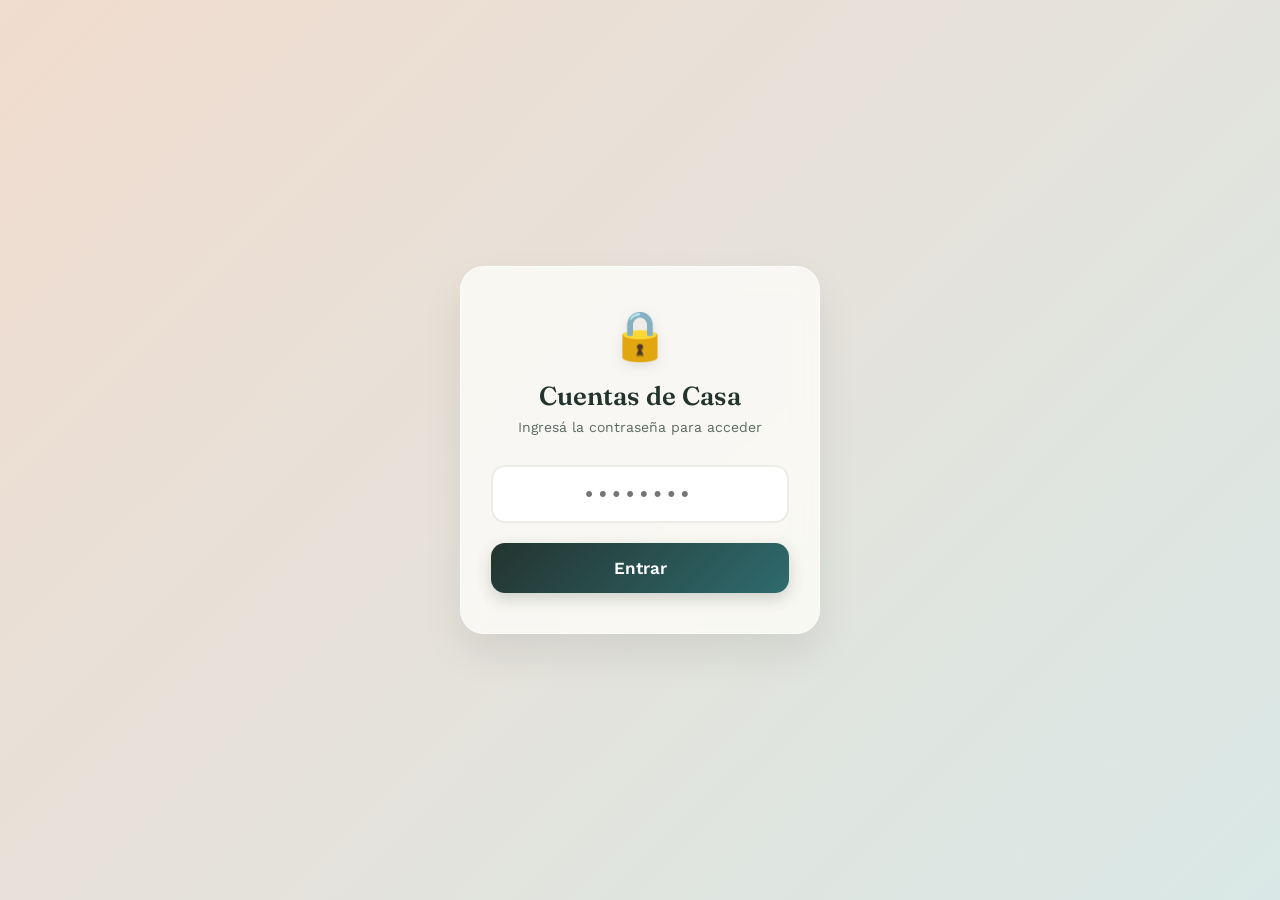
<file: index.html>
﻿<!DOCTYPE html>
<html lang="es">
<head>
<meta charset="UTF-8">
<meta name="viewport" content="width=device-width, initial-scale=1.0">
<title>Cuentas de casa</title>
<link rel="stylesheet" href="style.css?v=2">
</head>
<body>
<div id="loginScreen">
  <div class="login-card">
    <div class="login-icon">🔒</div>
    <h2>Cuentas de Casa</h2>
    <div class="sub">Ingresá la contraseña para acceder</div>
    <input type="password" id="passInput" placeholder="••••••••" onkeypress="if(event.key==='Enter') checkPass()">
    <button onclick="checkPass()">Entrar</button>
    <div id="passError">Contraseña incorrecta</div>
  </div>
</div>

<div class="wrap" id="appWrap" style="display:none;">

<header>
  <div>
    <h1>Cuentas de casa</h1>
    <div class="sub">Presupuesto, ahorro y los gastos que están organizando juntos</div>
  </div>
  <div class="names">
    <span class="tagA">●</span><input id="nameA" value="Alondra">
    <span class="tagB">●</span><input id="nameB" value="Santi">
  </div>
</header>

<div class="tabs">
  <button class="tab-btn active" id="btn-tab-hoy" onclick="switchTab('tab-hoy')">Hoy</button>
  <button class="tab-btn" id="btn-tab-mensual" onclick="switchTab('tab-mensual')">Presupuesto y Metas</button>
  <button class="tab-btn" id="btn-tab-compartido" onclick="switchTab('tab-compartido')">Deudas y Compartidos</button>
</div>

<!-- ================= TAB: HOY ================= -->
<div id="tab-hoy" class="tab-content active">
    <div class="quote-card">
      <div>
        <div class="quote-label">Frase del día</div>
        <div class="quote-text" id="quoteText"></div>
      </div>
      <button class="small" id="btnOtraFrase">Otra frase</button>
    </div>

    <div class="card" style="border-color: var(--b);">
      <h2>Límite y Gastos de Hoy</h2>
      <div class="sub" style="margin-bottom: 14px;">El límite se calcula automáticamente: (Ingresos - Fijos - Ahorros) ÷ 30 días.</div>
      
      <div class="stats-row">
        <div class="stat"><div class="n" id="dailyLimitOut">$0</div><div class="l">Límite por día</div></div>
        <div class="stat"><div class="n" id="dailySpentOut">$0</div><div class="l">Gastado hoy</div></div>
        <div class="stat"><div class="n" id="dailyRemainOut">$0</div><div class="l">Disponible hoy</div></div>
      </div>

      <div class="form-row" style="align-items: flex-end;">
        <div style="flex:2;"><label>¿En qué gastaste hoy?</label><input type="text" id="gdDesc" placeholder="Ej. Supermercado, Kiosco"></div>
        <div style="flex:1;"><label>Monto</label><input type="number" id="gdMonto" placeholder="0"></div>
        <div><button class="primary" id="btnAddGd">+ Agregar</button></div>
      </div>

      <table class="check-table" style="margin-top:14px;">
        <thead>
          <tr><th>Detalle del gasto</th><th style="text-align:right">Monto</th><th style="width: 40px;"></th></tr>
        </thead>
        <tbody id="gdList">
          <!-- Gastos diarios se renderizan aquí -->
        </tbody>
      </table>
    </div>

    <div class="card" style="border-color: var(--a);">
      <h2>Gastos de Mía 🐾</h2>
      <div class="form-row">
        <div>
          <label>Última Medicación (Se renueva cada 2 meses)</label>
          <div style="display: flex; gap: 8px; margin-top: 4px;">
            <input type="date" id="miaMedsDate">
            <button id="btnSaveMiaMeds">Guardar</button>
          </div>
        </div>
      </div>
      <div class="sub" id="miaMedsStatus" style="margin-top:5px; font-weight: 500;"></div>
    </div>
</div>

<!-- ================= TAB: MENSUAL ================= -->
<div id="tab-mensual" class="tab-content">
    <div class="card">
      <h2>Meta de ahorro</h2>
      <div class="form-row">
        <div><label>¿Para qué están ahorrando?</label><input type="text" id="metaNombre" placeholder="Ej. Escapada de fin de semana" style="width:260px;"></div>
        <div><label>Objetivo</label><input type="number" id="metaObjetivo" placeholder="0"></div>
      </div>
      <div class="meta-bar"><div class="meta-fill" id="metaFill" style="width:0%"></div></div>
      <div class="meta-nums">
        <span>Ahorrado: <b id="metaAhorrado">$0</b></span>
        <span id="metaPct">0%</span>
        <span>Meta: <b id="metaObjetivoOut">$0</b></span>
      </div>
      <div class="sub" id="metaMsg" style="margin-top:10px;"></div>
    </div>

    <div class="card">
      <h2>Presupuesto del mes</h2>
      <div class="form-row">
        <div><label>Ingresos del mes</label><input type="number" id="pIngresos" placeholder="0"></div>
      </div>
      <div class="stats-row4" id="presuStats"></div>
      <div class="grid2">
        <div>
          <table class="check-table">
            <thead><tr><th></th><th>Gasto</th><th>Categoría</th><th>Presup.</th><th>Real</th><th></th></tr></thead>
            <tbody id="checkBody"></tbody>
          </table>
          <div class="form-row" style="margin-top:12px; align-items: flex-end;">
            <div style="flex:2;"><label>Nuevo gasto</label><input type="text" id="cNombre" placeholder="Ej. Internet"></div>
            <div style="flex:1.5;"><label>Categoría</label>
              <select id="cCategoria">
                <option value="fijo">Gasto fijo</option>
                <option value="ocio">Ocio</option>
                <option value="ahorro">Ahorro</option>
              </select>
            </div>
            <div style="flex:1;"><label>Presupuesto</label><input type="number" id="cPresupuesto" placeholder="0"></div>
            <div><button id="btnAddItem">+ Agregar</button></div>
          </div>
        </div>
        <div>
          <svg id="presuDonut" viewBox="0 0 200 200" width="100%" style="max-width:200px; display:block; margin:0 auto;"></svg>
          <div class="legend" id="presuLegend" style="justify-content:center;"></div>
        </div>
      </div>
    </div>

    <div class="card">
      <h2>Reparto por categoría</h2>
      <svg id="donut" viewBox="0 0 200 200" width="100%" style="max-width:220px; display:block; margin:0 auto;"></svg>
      <div class="legend" id="donutLegend"></div>
    </div>
</div>

<!-- ================= TAB: COMPARTIDO ================= -->
<div id="tab-compartido" class="tab-content">
    <div class="card">
      <h2>Gastos compartidos / Deudas grandes</h2>
      <div id="gastosList"></div>
      <button id="btnAddGasto">+ Agregar gasto o deuda</button>
      <div class="addform" id="addForm">
        <div class="form-row">
          <div style="flex:2;"><label>Nombre</label><input type="text" id="fNombre" placeholder="Ej. Colchón"></div>
          <div style="flex:1;"><label>Categoría</label>
            <select id="fCategoria">
              <option value="hogar">Hogar</option>
              <option value="salud">Salud</option>
              <option value="comida">Comida</option>
              <option value="cuentas">Cuentas / servicios</option>
              <option value="otro">Otro</option>
            </select>
          </div>
        </div>
        <div class="form-row">
          <div><label>Monto total</label><input type="number" id="fMonto" placeholder="0"></div>
          <div><label>Tipo</label>
            <select id="fTipo">
              <option value="unico">Monto fijo (a pagar de a poco)</option>
              <option value="cuotas">En cuotas</option>
            </select>
          </div>
          <div id="fCuotasWrap"><label>Cuotas</label><input type="number" id="fCuotas" placeholder="11" value="11"></div>
        </div>
        <div class="form-row">
          <div><label>¿Quién lo paga?</label>
            <select id="fResp">
              <option value="compartido">Compartido</option>
              <option value="A">Solo quien pone nombre A</option>
              <option value="B">Solo quien pone nombre B</option>
            </select>
          </div>
          <div id="fSplitWrap"><label>% que pone A</label><input type="number" id="fSplit" value="50" min="0" max="100"></div>
        </div>
        <div style="margin-top: 10px;">
          <button class="primary" id="btnSaveGasto">Guardar gasto</button>
          <button id="btnCancelGasto">Cancelar</button>
        </div>
      </div>
    </div>

    <div class="card">
      <h2>Progreso de Cuotas</h2>
      <svg id="cuotasChart" viewBox="0 0 320 160" width="100%"></svg>
      <div class="legend">
        <span><span class="dot" style="background:#2F6B6E"></span>Pagada</span>
        <span><span class="dot" style="background:#D8DBCE"></span>Pendiente</span>
      </div>
    </div>

    <div class="card" style="display:flex; justify-content:space-between; align-items:center; flex-wrap:wrap; gap:10px;">
      <div>
        <div style="font-weight:500; font-size:14px;">Copia de seguridad</div>
        <div class="sub" id="storageStatus"></div>
      </div>
      <div style="display:flex; gap:8px;">
        <button id="btnExport">Descargar copia (.json)</button>
        <button id="btnImport">Cargar copia</button>
        <input type="file" id="fileImport" accept=".json" style="display:none;">
      </div>
    </div>

    <div class="note" id="footerNote"></div>
</div>

</div>

<script src="app.js"></script>
</body>
</html>
</file>
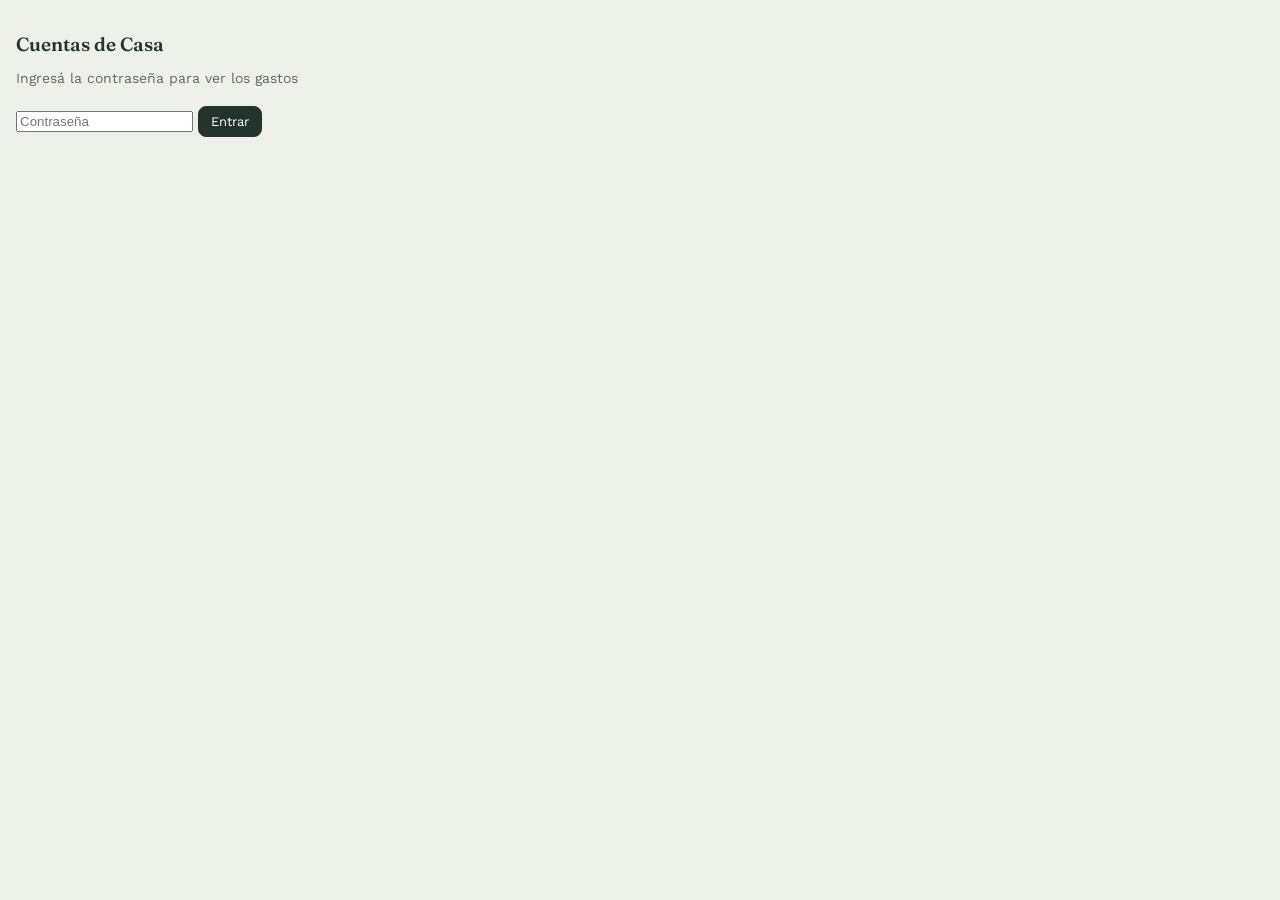
<file: APP/index.html>
<!DOCTYPE html>
<html lang="es">
<head>
<meta charset="UTF-8">
<meta name="viewport" content="width=device-width, initial-scale=1.0">
<title>Cuentas de casa</title>
<link rel="stylesheet" href="style.css">
</head>
<body>
<div id="loginScreen">
  <h2>Cuentas de Casa</h2>
  <div class="sub" style="margin-bottom: 20px;">Ingresá la contraseña para ver los gastos</div>
  <input type="password" id="passInput" placeholder="Contraseña">
  <button class="primary" onclick="checkPass()">Entrar</button>
  <div id="passError" style="color:var(--warn); margin-top:10px; font-size:13px; display:none;">Contraseña incorrecta</div>
</div>

<div class="wrap" id="appWrap" style="display:none;">

<header>
  <div>
    <h1>Cuentas de casa</h1>
    <div class="sub">Presupuesto, ahorro y los gastos que están organizando juntos</div>
  </div>
  <div class="names">
    <span class="tagA">●</span><input id="nameA" value="Alondra">
    <span class="tagB">●</span><input id="nameB" value="Santi">
  </div>
</header>

<div class="tabs">
  <button class="tab-btn active" id="btn-tab-hoy" onclick="switchTab('tab-hoy')">Hoy</button>
  <button class="tab-btn" id="btn-tab-mensual" onclick="switchTab('tab-mensual')">Presupuesto y Metas</button>
  <button class="tab-btn" id="btn-tab-compartido" onclick="switchTab('tab-compartido')">Deudas y Compartidos</button>
</div>

<!-- ================= TAB: HOY ================= -->
<div id="tab-hoy" class="tab-content active">
    <div class="quote-card">
      <div>
        <div class="quote-label">Frase del día</div>
        <div class="quote-text" id="quoteText"></div>
      </div>
      <button class="small" id="btnOtraFrase">Otra frase</button>
    </div>

    <div class="card" style="border-color: var(--b);">
      <h2>Límite y Gastos de Hoy</h2>
      <div class="sub" style="margin-bottom: 14px;">El límite se calcula automáticamente: (Ingresos - Fijos - Ahorros) ÷ 30 días.</div>
      
      <div class="stats-row">
        <div class="stat"><div class="n" id="dailyLimitOut">$0</div><div class="l">Límite por día</div></div>
        <div class="stat"><div class="n" id="dailySpentOut">$0</div><div class="l">Gastado hoy</div></div>
        <div class="stat"><div class="n" id="dailyRemainOut">$0</div><div class="l">Disponible hoy</div></div>
      </div>

      <div class="form-row" style="align-items: flex-end;">
        <div style="flex:2;"><label>¿En qué gastaste hoy?</label><input type="text" id="gdDesc" placeholder="Ej. Supermercado, Kiosco"></div>
        <div style="flex:1;"><label>Monto</label><input type="number" id="gdMonto" placeholder="0"></div>
        <div><button class="primary" id="btnAddGd">+ Agregar</button></div>
      </div>

      <table class="check-table" style="margin-top:14px;">
        <thead>
          <tr><th>Detalle del gasto</th><th style="text-align:right">Monto</th><th style="width: 40px;"></th></tr>
        </thead>
        <tbody id="gdList">
          <!-- Gastos diarios se renderizan aquí -->
        </tbody>
      </table>
    </div>

    <div class="card" style="border-color: var(--a);">
      <h2>Gastos de Mía 🐾</h2>
      <div class="form-row">
        <div>
          <label>Última Medicación (Se renueva cada 2 meses)</label>
          <div style="display: flex; gap: 8px; margin-top: 4px;">
            <input type="date" id="miaMedsDate">
            <button id="btnSaveMiaMeds">Guardar</button>
          </div>
        </div>
      </div>
      <div class="sub" id="miaMedsStatus" style="margin-top:5px; font-weight: 500;"></div>
    </div>
</div>

<!-- ================= TAB: MENSUAL ================= -->
<div id="tab-mensual" class="tab-content">
    <div class="card">
      <h2>Meta de ahorro</h2>
      <div class="form-row">
        <div><label>¿Para qué están ahorrando?</label><input type="text" id="metaNombre" placeholder="Ej. Escapada de fin de semana" style="width:260px;"></div>
        <div><label>Objetivo</label><input type="number" id="metaObjetivo" placeholder="0"></div>
      </div>
      <div class="meta-bar"><div class="meta-fill" id="metaFill" style="width:0%"></div></div>
      <div class="meta-nums">
        <span>Ahorrado: <b id="metaAhorrado">$0</b></span>
        <span id="metaPct">0%</span>
        <span>Meta: <b id="metaObjetivoOut">$0</b></span>
      </div>
      <div class="sub" id="metaMsg" style="margin-top:10px;"></div>
    </div>

    <div class="card">
      <h2>Presupuesto del mes</h2>
      <div class="form-row">
        <div><label>Ingresos del mes</label><input type="number" id="pIngresos" placeholder="0"></div>
      </div>
      <div class="stats-row4" id="presuStats"></div>
      <div class="grid2">
        <div>
          <table class="check-table">
            <thead><tr><th></th><th>Gasto</th><th>Categoría</th><th>Presup.</th><th>Real</th><th></th></tr></thead>
            <tbody id="checkBody"></tbody>
          </table>
          <div class="form-row" style="margin-top:12px; align-items: flex-end;">
            <div style="flex:2;"><label>Nuevo gasto</label><input type="text" id="cNombre" placeholder="Ej. Internet"></div>
            <div style="flex:1.5;"><label>Categoría</label>
              <select id="cCategoria">
                <option value="fijo">Gasto fijo</option>
                <option value="ocio">Ocio</option>
                <option value="ahorro">Ahorro</option>
              </select>
            </div>
            <div style="flex:1;"><label>Presupuesto</label><input type="number" id="cPresupuesto" placeholder="0"></div>
            <div><button id="btnAddItem">+ Agregar</button></div>
          </div>
        </div>
        <div>
          <svg id="presuDonut" viewBox="0 0 200 200" width="100%" style="max-width:200px; display:block; margin:0 auto;"></svg>
          <div class="legend" id="presuLegend" style="justify-content:center;"></div>
        </div>
      </div>
    </div>

    <div class="card">
      <h2>Reparto por categoría</h2>
      <svg id="donut" viewBox="0 0 200 200" width="100%" style="max-width:220px; display:block; margin:0 auto;"></svg>
      <div class="legend" id="donutLegend"></div>
    </div>
</div>

<!-- ================= TAB: COMPARTIDO ================= -->
<div id="tab-compartido" class="tab-content">
    <div class="card">
      <h2>Gastos compartidos / Deudas grandes</h2>
      <div id="gastosList"></div>
      <button id="btnAddGasto">+ Agregar gasto o deuda</button>
      <div class="addform" id="addForm">
        <div class="form-row">
          <div style="flex:2;"><label>Nombre</label><input type="text" id="fNombre" placeholder="Ej. Colchón"></div>
          <div style="flex:1;"><label>Categoría</label>
            <select id="fCategoria">
              <option value="hogar">Hogar</option>
              <option value="salud">Salud</option>
              <option value="comida">Comida</option>
              <option value="cuentas">Cuentas / servicios</option>
              <option value="otro">Otro</option>
            </select>
          </div>
        </div>
        <div class="form-row">
          <div><label>Monto total</label><input type="number" id="fMonto" placeholder="0"></div>
          <div><label>Tipo</label>
            <select id="fTipo">
              <option value="unico">Monto fijo (a pagar de a poco)</option>
              <option value="cuotas">En cuotas</option>
            </select>
          </div>
          <div id="fCuotasWrap"><label>Cuotas</label><input type="number" id="fCuotas" placeholder="11" value="11"></div>
        </div>
        <div class="form-row">
          <div><label>¿Quién lo paga?</label>
            <select id="fResp">
              <option value="compartido">Compartido</option>
              <option value="A">Solo quien pone nombre A</option>
              <option value="B">Solo quien pone nombre B</option>
            </select>
          </div>
          <div id="fSplitWrap"><label>% que pone A</label><input type="number" id="fSplit" value="50" min="0" max="100"></div>
        </div>
        <div style="margin-top: 10px;">
          <button class="primary" id="btnSaveGasto">Guardar gasto</button>
          <button id="btnCancelGasto">Cancelar</button>
        </div>
      </div>
    </div>

    <div class="card">
      <h2>Progreso de Cuotas</h2>
      <svg id="cuotasChart" viewBox="0 0 320 160" width="100%"></svg>
      <div class="legend">
        <span><span class="dot" style="background:#2F6B6E"></span>Pagada</span>
        <span><span class="dot" style="background:#D8DBCE"></span>Pendiente</span>
      </div>
    </div>

    <div class="card" style="display:flex; justify-content:space-between; align-items:center; flex-wrap:wrap; gap:10px;">
      <div>
        <div style="font-weight:500; font-size:14px;">Copia de seguridad</div>
        <div class="sub" id="storageStatus"></div>
      </div>
      <div style="display:flex; gap:8px;">
        <button id="btnExport">Descargar copia (.json)</button>
        <button id="btnImport">Cargar copia</button>
        <input type="file" id="fileImport" accept=".json" style="display:none;">
      </div>
    </div>

    <div class="note" id="footerNote"></div>
</div>

</div>

<script src="app.js"></script>
</body>
</html>
</file>
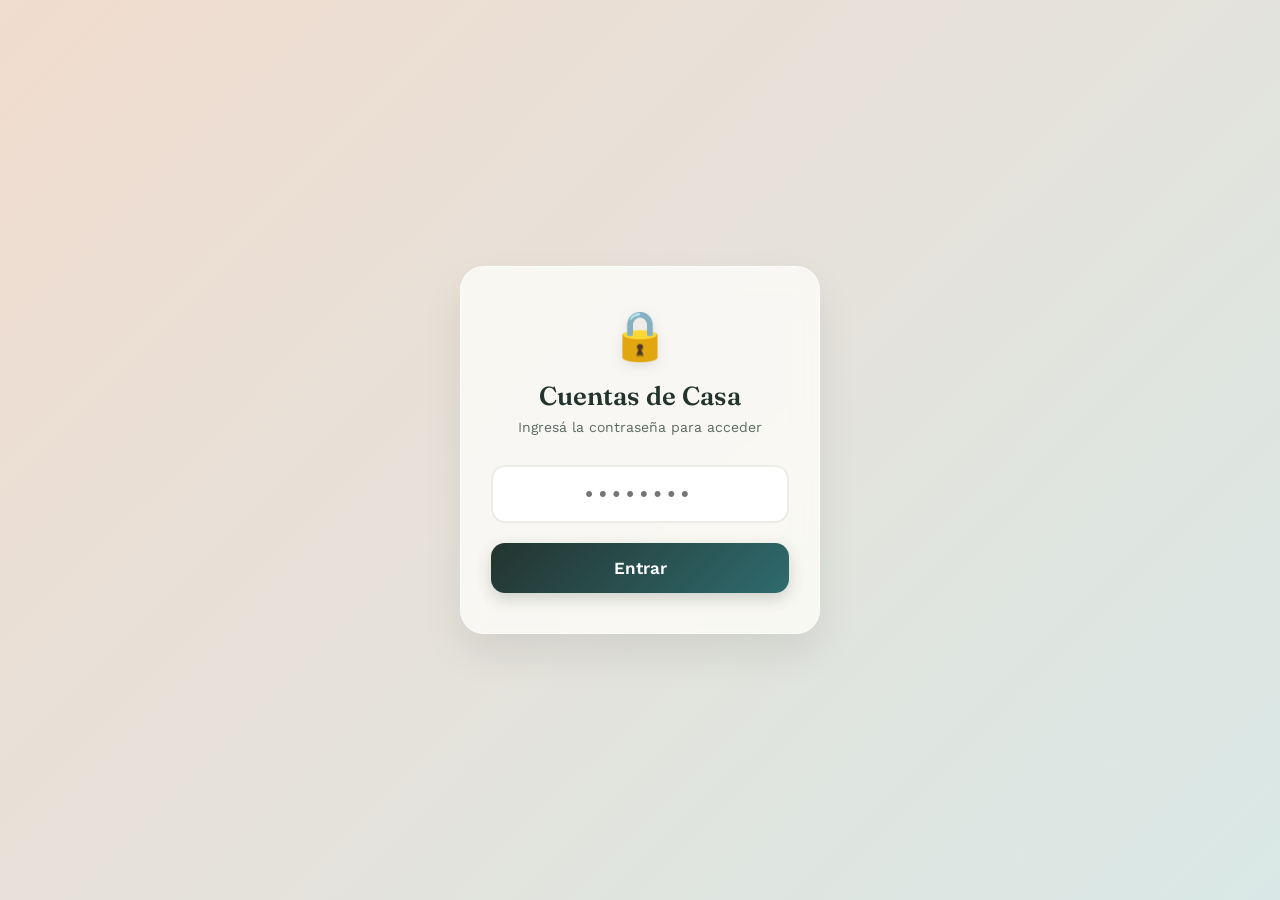
<file: app-compartida.html>
﻿<!DOCTYPE html>
<html lang="es">
<head>
<meta charset="UTF-8">
<meta name="viewport" content="width=device-width, initial-scale=1.0">
<title>Cuentas de casa</title>
<style>
@import url('https://fonts.googleapis.com/css2?family=Fraunces:opsz,wght@9..144,400;9..144,500;9..144,600&family=Work+Sans:wght@400;500;600&display=swap');

:root{
  --bg: #EEF1EA;
  --paper: #FBFAF6;
  --ink: #23342F;
  --ink-soft: #5B6B63;
  --line: #D8DBCE;
  --a: #B5603E;
  --a-soft: #F1DCCF;
  --b: #2F6B6E;
  --b-soft: #D9E8E6;
  --ocio: #6E5A9E;
  --ocio-soft: #E4DCF0;
  --good: #4A7A3D;
  --warn: #A8471F;
}
*{box-sizing:border-box;}
body{ margin:0; background:var(--bg); color:var(--ink); font-family:'Work Sans', sans-serif; padding: 32px 16px 80px; }
.wrap{max-width:960px; margin:0 auto;}
h1,h2,h3{font-family:'Fraunces', serif; font-weight:600; margin:0;}
h1{font-size:30px; letter-spacing:-.01em;}
h2{font-size:19px; margin-bottom:14px;}
h3{font-size:15px; margin-bottom:8px;}
.sub{color:var(--ink-soft); font-size:14px; margin-top:4px;}
header{display:flex; justify-content:space-between; align-items:flex-end; flex-wrap:wrap; gap:16px; margin-bottom:20px; padding-bottom:20px; border-bottom:1px solid var(--line);}
.names{display:flex; gap:10px; font-size:13px;}
.names input{border:none; background:transparent; font-family:'Fraunces', serif; font-size:15px; font-weight:600; width:110px; border-bottom:1px dashed var(--line); padding:2px 0; color:var(--ink);}
.names input:focus{outline:none; border-bottom-color:var(--ink);}
.tagA{color:var(--a);} .tagB{color:var(--b);}

.card{background:var(--paper); border:1px solid var(--line); border-radius:14px; padding:20px 22px; margin-bottom:20px; transition: box-shadow 0.2s;}
.card:hover { box-shadow: 0 8px 24px rgba(0,0,0,0.03); }

.quote-card{background:var(--a-soft); border:1px solid var(--a); border-radius:14px; padding:16px 20px; margin-bottom:20px; display:flex; justify-content:space-between; align-items:center; gap:14px; flex-wrap:wrap;}
.quote-label{font-size:11px; text-transform:uppercase; letter-spacing:.05em; color:#8A4B2C; margin-bottom:4px;}
.quote-text{font-family:'Fraunces', serif; font-style:italic; font-size:16px; color:#5C3821; max-width:640px;}

.balance{display:flex; align-items:center; gap:24px; padding:22px;}
.balance svg{flex-shrink:0;}
.balance-text{font-size:15px; line-height:1.5;}
.balance-text b{font-family:'Fraunces', serif; font-size:20px; display:block; margin-bottom:2px;}

.grid2{display:grid; grid-template-columns:1fr 1fr; gap:20px;}
@media(max-width:700px){.grid2{grid-template-columns:1fr;}}

.stat{background:var(--bg); border-radius:12px; padding:14px 16px;}
.stat .n{font-family:'Fraunces', serif; font-size:22px; font-weight:600;}
.stat .l{font-size:12px; color:var(--ink-soft); text-transform:uppercase; letter-spacing:.04em; margin-top: 4px;}
.stats-row{display:grid; grid-template-columns:repeat(3,1fr); gap:12px; margin-bottom:20px;}
.stats-row4{display:grid; grid-template-columns:repeat(4,1fr); gap:12px; margin-bottom:16px;}
@media(max-width:600px){
  .stats-row4{grid-template-columns:repeat(2,1fr);}
  .stats-row{grid-template-columns:1fr;}
}

.gasto{border:1px solid var(--line); border-radius:12px; padding:16px 18px; margin-bottom:14px; background:var(--paper); transition: transform 0.1s;}
.gasto:hover { transform: translateY(-2px); box-shadow: 0 4px 12px rgba(0,0,0,0.04); }
.gasto-top{display:flex; justify-content:space-between; align-items:flex-start; gap:10px; margin-bottom:10px;}
.gasto-nom{font-family:'Fraunces', serif; font-weight:600; font-size:17px;}
.gasto-cat{font-size:12px; color:var(--ink-soft); margin-top:2px;}
.gasto-monto{font-family:'Fraunces', serif; font-size:18px; text-align:right;}
.gasto-pend{font-size:12px; color:var(--ink-soft); text-align:right;}
.bar{height:8px; border-radius:5px; background:var(--line); overflow:hidden; margin:10px 0;}
.bar-fill{height:100%; background:var(--b); transition: width 0.4s ease;}
.gasto-row{display:flex; justify-content:space-between; align-items:center; font-size:13px; color:var(--ink-soft); flex-wrap:wrap; gap:8px;}
.pill{display:inline-flex; align-items:center; gap:5px; padding:3px 10px; border-radius:20px; font-size:12px;}
.pill-a{background:var(--a-soft); color:var(--a);}
.pill-b{background:var(--b-soft); color:var(--b);}
.pill-c{background:#EDEAE0; color:var(--ink-soft);}
.gasto-actions{display:flex; gap:8px;}

select, input[type=text], input[type=number], input[type=date]{
  font-family:'Work Sans', sans-serif; border:1px solid var(--line); background:var(--bg);
  border-radius:8px; padding:7px 10px; font-size:13px; color:var(--ink); transition: border-color 0.2s;
}
select:focus, input:focus { outline:none; border-color: var(--ink); }
button{
  font-family:'Work Sans', sans-serif; border:1px solid var(--line); background:transparent;
  border-radius:8px; padding:7px 12px; font-size:13px; cursor:pointer; color:var(--ink); transition: all 0.2s;
}
button:hover{background:var(--bg);}
button:active{transform: scale(0.97);}
button.primary{background:var(--ink); color:var(--paper); border-color:var(--ink);}
button.primary:hover{opacity:.88; background:var(--ink);}
button.small{padding:5px 10px; font-size:12px;}
button.danger{color: var(--warn); border-color: var(--line);}
button.danger:hover{background: #FDF2F0; border-color: var(--warn);}

.addform{display:none; margin-top:14px; padding-top:14px; border-top:1px dashed var(--line);}
.addform.show{display:block; animation: fadeIn 0.3s ease;}
@keyframes fadeIn { from { opacity: 0; transform: translateY(-5px); } to { opacity: 1; transform: translateY(0); } }

.form-row{display:flex; gap:10px; margin-bottom:10px; flex-wrap:wrap;}
.form-row > div{display:flex; flex-direction:column; gap:4px; flex: 1; min-width: 140px;}
.form-row label{font-size:11px; color:var(--ink-soft); text-transform:uppercase; letter-spacing:.03em;}

.legend{display:flex; gap:16px; font-size:12px; color:var(--ink-soft); margin-top:10px; flex-wrap:wrap;}
.legend span{display:inline-flex; align-items:center; gap:5px;}
.dot{width:9px; height:9px; border-radius:50%; display:inline-block;}

.hist{font-size:12px; color:var(--ink-soft); margin-top:8px;}
.hist div{display:flex; justify-content:space-between; padding:3px 0; border-top:1px solid var(--line);}

.check-table{width:100%; border-collapse:collapse; font-size:13px; margin-top:6px;}
.check-table th{text-align:left; font-size:10px; color:var(--ink-soft); text-transform:uppercase; letter-spacing:.03em; padding:6px 8px; border-bottom:1px solid var(--line);}
.check-table td{padding:7px 8px; border-bottom:1px solid var(--line); vertical-align:middle;}
.check-table tr.done .item-name{text-decoration:line-through; color:var(--ink-soft);}
.check-table input[type=checkbox]{width:16px; height:16px; accent-color:var(--b); cursor:pointer;}
.check-table input[type=number]{width:100%; max-width:80px; padding:5px 8px;}
.cat-badge{font-size:11px; padding:3px 9px; border-radius:10px; white-space:nowrap;}
.cat-fijo{background:#E7E3D6; color:#6B5D3D;}
.cat-ocio{background:var(--ocio-soft); color:var(--ocio);}
.cat-ahorro{background:var(--b-soft); color:var(--b);}
.item-name{font-weight:500;}

.meta-bar{height:16px; border-radius:9px; background:var(--line); overflow:hidden; margin:12px 0 6px;}
.meta-fill{height:100%; background:var(--b); transition:width .4s ease;}
.meta-nums{display:flex; justify-content:space-between; font-size:13px; color:var(--ink-soft);}
.meta-nums b{color:var(--ink); font-family:'Fraunces', serif; font-size:16px;}

.note{font-size:12px; color:var(--ink-soft); margin-top:24px; text-align:center; line-height:1.6;}

/* Progress bar danger state */
.text-danger { color: var(--warn) !important; }
.bg-danger { background-color: var(--warn) !important; }



#loginScreen { position: fixed; top:0; left:0; width:100%; height:100%; background: linear-gradient(135deg, var(--a-soft) 0%, var(--b-soft) 100%); display: flex; justify-content: center; align-items: center; z-index: 9999; padding: 20px; }
.login-card { background: rgba(251, 250, 246, 0.9); backdrop-filter: blur(12px); border: 1px solid rgba(255,255,255,0.5); border-radius: 24px; padding: 40px 30px; width: 100%; max-width: 360px; text-align: center; box-shadow: 0 20px 40px rgba(0,0,0,0.08); }
.login-icon { font-size: 48px; margin-bottom: 16px; filter: drop-shadow(0 4px 6px rgba(0,0,0,0.1)); }
.login-card h2 { font-size: 26px; margin-bottom: 6px; font-family: 'Fraunces', serif; color: var(--ink); }
.login-card .sub { margin-bottom: 28px; color: var(--ink-soft); font-size: 14px; line-height: 1.4; }
.login-card input { width: 100%; font-size: 22px; padding: 14px; border-radius: 14px; text-align: center; letter-spacing: 6px; margin-bottom: 20px; border: 2px solid rgba(216, 219, 206, 0.5); background: #ffffff; transition: all 0.3s ease; box-sizing: border-box; color: var(--ink); font-weight: 500; outline: none; }
.login-card input:focus { border-color: var(--b); box-shadow: 0 0 0 4px var(--b-soft); transform: translateY(-2px); }
.login-card button { width: 100%; padding: 15px; font-size: 17px; font-weight: 600; border-radius: 14px; background: linear-gradient(135deg, var(--ink) 0%, var(--b) 100%); color: #ffffff; border: none; cursor: pointer; transition: all 0.3s ease; box-shadow: 0 6px 16px rgba(35, 52, 47, 0.2); }
.login-card button:hover { transform: translateY(-2px); box-shadow: 0 8px 20px rgba(35, 52, 47, 0.3); }
.login-card button:active { transform: translateY(1px); }
#passError { color: var(--warn); margin-top: 16px; font-size: 14px; display: none; font-weight: 500; background: #FDF2F0; padding: 10px; border-radius: 8px; border: 1px solid #FADBD3; }
#appWrap { display: none; }


</style>
</head>
<body>
<div id="loginScreen">
  <div class="login-card">
    <div class="login-icon">🔒</div>
    <h2>Cuentas de Casa</h2>
    <div class="sub">Ingresá la contraseña para acceder</div>
    <input type="password" id="passInput" placeholder="••••••••" onkeypress="if(event.key==='Enter') checkPass()">
    <button onclick="checkPass()">Entrar</button>
    <div id="passError">Contraseña incorrecta</div>
  </div>
</div>

<div class="wrap" id="appWrap" style="display:none;">

<header>
  <div>
    <h1>Cuentas de casa</h1>
    <div class="sub">Presupuesto, ahorro y los gastos que están organizando juntos</div>
  </div>
  <div class="names">
    <span class="tagA">●</span><input id="nameA" value="Alondra">
    <span class="tagB">●</span><input id="nameB" value="Santi">
  </div>
</header>

<div class="tabs">
  <button class="tab-btn active" id="btn-tab-hoy" onclick="switchTab('tab-hoy')">Hoy</button>
  <button class="tab-btn" id="btn-tab-mensual" onclick="switchTab('tab-mensual')">Presupuesto y Metas</button>
  <button class="tab-btn" id="btn-tab-compartido" onclick="switchTab('tab-compartido')">Deudas y Compartidos</button>
</div>

<!-- ================= TAB: HOY ================= -->
<div id="tab-hoy" class="tab-content active">
    <div class="quote-card">
      <div>
        <div class="quote-label">Frase del día</div>
        <div class="quote-text" id="quoteText"></div>
      </div>
      <button class="small" id="btnOtraFrase">Otra frase</button>
    </div>

    <div class="card" style="border-color: var(--b);">
      <h2>Límite y Gastos de Hoy</h2>
      <div class="sub" style="margin-bottom: 14px;">El límite se calcula automáticamente: (Ingresos - Fijos - Ahorros) ÷ 30 días.</div>
      
      <div class="stats-row">
        <div class="stat"><div class="n" id="dailyLimitOut">$0</div><div class="l">Límite por día</div></div>
        <div class="stat"><div class="n" id="dailySpentOut">$0</div><div class="l">Gastado hoy</div></div>
        <div class="stat"><div class="n" id="dailyRemainOut">$0</div><div class="l">Disponible hoy</div></div>
      </div>

      <div class="form-row" style="align-items: flex-end;">
        <div style="flex:2;"><label>¿En qué gastaste hoy?</label><input type="text" id="gdDesc" placeholder="Ej. Supermercado, Kiosco"></div>
        <div style="flex:1;"><label>Monto</label><input type="number" id="gdMonto" placeholder="0"></div>
        <div><button class="primary" id="btnAddGd">+ Agregar</button></div>
      </div>

      <table class="check-table" style="margin-top:14px;">
        <thead>
          <tr><th>Detalle del gasto</th><th style="text-align:right">Monto</th><th style="width: 40px;"></th></tr>
        </thead>
        <tbody id="gdList">
          <!-- Gastos diarios se renderizan aquí -->
        </tbody>
      </table>
    </div>

    <div class="card" style="border-color: var(--a);">
      <h2>Gastos de Mía 🐾</h2>
      <div class="form-row">
        <div>
          <label>Última Medicación (Se renueva cada 2 meses)</label>
          <div style="display: flex; gap: 8px; margin-top: 4px;">
            <input type="date" id="miaMedsDate">
            <button id="btnSaveMiaMeds">Guardar</button>
          </div>
        </div>
      </div>
      <div class="sub" id="miaMedsStatus" style="margin-top:5px; font-weight: 500;"></div>
    </div>
</div>

<!-- ================= TAB: MENSUAL ================= -->
<div id="tab-mensual" class="tab-content">
    <div class="card">
      <h2>Meta de ahorro</h2>
      <div class="form-row">
        <div><label>¿Para qué están ahorrando?</label><input type="text" id="metaNombre" placeholder="Ej. Escapada de fin de semana" style="width:260px;"></div>
        <div><label>Objetivo</label><input type="number" id="metaObjetivo" placeholder="0"></div>
      </div>
      <div class="meta-bar"><div class="meta-fill" id="metaFill" style="width:0%"></div></div>
      <div class="meta-nums">
        <span>Ahorrado: <b id="metaAhorrado">$0</b></span>
        <span id="metaPct">0%</span>
        <span>Meta: <b id="metaObjetivoOut">$0</b></span>
      </div>
      <div class="sub" id="metaMsg" style="margin-top:10px;"></div>
    </div>

    <div class="card">
      <h2>Presupuesto del mes</h2>
      <div class="form-row">
        <div><label>Ingresos del mes</label><input type="number" id="pIngresos" placeholder="0"></div>
      </div>
      <div class="stats-row4" id="presuStats"></div>
      <div class="grid2">
        <div>
          <table class="check-table">
            <thead><tr><th></th><th>Gasto</th><th>Categoría</th><th>Presup.</th><th>Real</th><th></th></tr></thead>
            <tbody id="checkBody"></tbody>
          </table>
          <div class="form-row" style="margin-top:12px; align-items: flex-end;">
            <div style="flex:2;"><label>Nuevo gasto</label><input type="text" id="cNombre" placeholder="Ej. Internet"></div>
            <div style="flex:1.5;"><label>Categoría</label>
              <select id="cCategoria">
                <option value="fijo">Gasto fijo</option>
                <option value="ocio">Ocio</option>
                <option value="ahorro">Ahorro</option>
              </select>
            </div>
            <div style="flex:1;"><label>Presupuesto</label><input type="number" id="cPresupuesto" placeholder="0"></div>
            <div><button id="btnAddItem">+ Agregar</button></div>
          </div>
        </div>
        <div>
          <svg id="presuDonut" viewBox="0 0 200 200" width="100%" style="max-width:200px; display:block; margin:0 auto;"></svg>
          <div class="legend" id="presuLegend" style="justify-content:center;"></div>
        </div>
      </div>
    </div>

    <div class="card">
      <h2>Reparto por categoría</h2>
      <svg id="donut" viewBox="0 0 200 200" width="100%" style="max-width:220px; display:block; margin:0 auto;"></svg>
      <div class="legend" id="donutLegend"></div>
    </div>
</div>

<!-- ================= TAB: COMPARTIDO ================= -->
<div id="tab-compartido" class="tab-content">
    <div class="card">
      <h2>Gastos compartidos / Deudas grandes</h2>
      <div id="gastosList"></div>
      <button id="btnAddGasto">+ Agregar gasto o deuda</button>
      <div class="addform" id="addForm">
        <div class="form-row">
          <div style="flex:2;"><label>Nombre</label><input type="text" id="fNombre" placeholder="Ej. Colchón"></div>
          <div style="flex:1;"><label>Categoría</label>
            <select id="fCategoria">
              <option value="hogar">Hogar</option>
              <option value="salud">Salud</option>
              <option value="comida">Comida</option>
              <option value="cuentas">Cuentas / servicios</option>
              <option value="otro">Otro</option>
            </select>
          </div>
        </div>
        <div class="form-row">
          <div><label>Monto total</label><input type="number" id="fMonto" placeholder="0"></div>
          <div><label>Tipo</label>
            <select id="fTipo">
              <option value="unico">Monto fijo (a pagar de a poco)</option>
              <option value="cuotas">En cuotas</option>
            </select>
          </div>
          <div id="fCuotasWrap"><label>Cuotas</label><input type="number" id="fCuotas" placeholder="11" value="11"></div>
        </div>
        <div class="form-row">
          <div><label>¿Quién lo paga?</label>
            <select id="fResp">
              <option value="compartido">Compartido</option>
              <option value="A">Solo quien pone nombre A</option>
              <option value="B">Solo quien pone nombre B</option>
            </select>
          </div>
          <div id="fSplitWrap"><label>% que pone A</label><input type="number" id="fSplit" value="50" min="0" max="100"></div>
        </div>
        <div style="margin-top: 10px;">
          <button class="primary" id="btnSaveGasto">Guardar gasto</button>
          <button id="btnCancelGasto">Cancelar</button>
        </div>
      </div>
    </div>

    <div class="card">
      <h2>Progreso de Cuotas</h2>
      <svg id="cuotasChart" viewBox="0 0 320 160" width="100%"></svg>
      <div class="legend">
        <span><span class="dot" style="background:#2F6B6E"></span>Pagada</span>
        <span><span class="dot" style="background:#D8DBCE"></span>Pendiente</span>
      </div>
    </div>

    <div class="card" style="display:flex; justify-content:space-between; align-items:center; flex-wrap:wrap; gap:10px;">
      <div>
        <div style="font-weight:500; font-size:14px;">Copia de seguridad</div>
        <div class="sub" id="storageStatus"></div>
      </div>
      <div style="display:flex; gap:8px;">
        <button id="btnExport">Descargar copia (.json)</button>
        <button id="btnImport">Cargar copia</button>
        <input type="file" id="fileImport" accept=".json" style="display:none;">
      </div>
    </div>

    <div class="note" id="footerNote"></div>
</div>

</div>

<script>
const STORAGE_KEY = 'cuentas-casa-datos';
let CLOUD_URL = 'https://script.google.com/macros/s/AKfycbwxv4SPFOPj7-KLN2DD1sesVmrfHoYRKPfkDCVQM2PfeYvFuwprsEBL4oInO6MV0mfR-w/exec';
let isSyncing = false;

const FRASES = [
  "Cada peso que no gastan hoy es un paso mas cerca de esa escapada que suenan hacer juntos.",
  "No es dejar de gastar: es elegir gastar en lo que de verdad los hace felices.",
  "El ahorro de este mes es la sonrisa del proximo viaje.",
  "Antes de comprar, preguntense: esto nos acerca o nos aleja de lo que queremos lograr.",
  "Pequenos ahorros, hoy. Grandes planes, manana.",
  "Gastar con cabeza hoy es invertir en el 'nosotros' de manana.",
  "La disciplina de este mes es la libertad del que viene.",
  "No se trata de privarse, se trata de priorizar lo que realmente importa.",
  "Cada cuota que pagan juntos es un peso menos que van a cargar despues.",
  "El mejor regalo que se pueden hacer como pareja es tranquilidad financiera.",
  "Anotar los gastos ya es la mitad del ahorro.",
  "Lo que no se gasta hoy, se disfruta el doble manana."
];

function pickQuote(){
  const el = document.getElementById('quoteText');
  const f = FRASES[Math.floor(Math.random()*FRASES.length)];
  el.textContent = f;
}

let state = {
  nameA: 'Alondra',
  nameB: 'Santi',
  gastosDiarios: [], 
  miaMedsLastDate: '',
  gastos: [
    {id:'colchon', nombre:'Cama (11 Cuotas)', categoria:'hogar', tipo:'cuotas', monto:116000, cuotas:11, responsable:'compartido', split:50, pagos:[]}
  ],
  presupuesto: {
    ingresos: 1042723,
    items: [
      {id:'p1', nombre:'Comida de Mía', categoria:'fijo', presupuesto:30000, actual:0, pagado:false},
      {id:'p2', nombre:'Casa', categoria:'fijo', presupuesto:0, actual:0, pagado:false}
    ]
  },
  meta: { nombre:'Algo lindo para los dos', objetivo:0, ahorrado:0 }
};

function ensureShape(){
  if(!state.presupuesto) state.presupuesto = {ingresos:0, items:[]};
  if(!Array.isArray(state.presupuesto.items)) state.presupuesto.items = [];
  if(!state.meta) state.meta = {nombre:'Algo lindo para los dos', objetivo:0, ahorrado:0};
  if(!Array.isArray(state.gastos)) state.gastos = [];
  if(!Array.isArray(state.gastosDiarios)) state.gastosDiarios = [];
  if(typeof state.miaMedsLastDate === 'undefined') state.miaMedsLastDate = '';
}

async function loadState(){
  try {
    let loadedFromCloud = false;
    if(CLOUD_URL) {
      document.getElementById('storageStatus').textContent = 'Sincronizando... ⏳';
      const res = await fetch(CLOUD_URL);
      const text = await res.text();
      if(text && text.length > 5 && text !== "{}") {
        try {
          const cloudData = JSON.parse(text);
          if(cloudData && cloudData.presupuesto) {
            state = Object.assign(state, cloudData);
            loadedFromCloud = true;
          }
        } catch(err) {}
      }
    }
    
    if(!loadedFromCloud) {
      const raw = localStorage.getItem(STORAGE_KEY);
      if(raw) {
        state = Object.assign(state, JSON.parse(raw));
        if(CLOUD_URL) { setTimeout(saveState, 1500); }
      }
    }
  } catch(e) {
    console.error("Error al cargar datos", e);
  }
  ensureShape();
  
  const statusEl = document.getElementById('storageStatus');
  const footEl = document.getElementById('footerNote');
  if(CLOUD_URL) {
      statusEl.textContent = '✅ Sincronizado en Google Sheets';
      footEl.textContent = 'La aplicación está conectada. Los cambios se actualizan en los celulares al instante.';
  } else {
      statusEl.textContent = 'Guardando en este navegador (Falta conectar)';
      footEl.textContent = 'Por ahora se está guardando localmente hasta que conectemos Google Sheets.';
  }
  
  pickQuote();
  render();
}

async function saveState(){
  try{
    localStorage.setItem(STORAGE_KEY, JSON.stringify(state)); // Backup local
    if(CLOUD_URL && !isSyncing) {
        isSyncing = true;
        document.getElementById('storageStatus').textContent = 'Guardando en la nube... ☁️';
        await fetch(CLOUD_URL, {
            method: 'POST',
            body: JSON.stringify(state)
        });
        document.getElementById('storageStatus').textContent = '✅ Sincronizado en Google Sheets';
        isSyncing = false;
    }
  }catch(e){
    console.error("Error al guardar en la nube", e);
    isSyncing = false;
  }
}

// Actualizar automáticamente cuando vuelven a abrir la app o cambian de pestaña en el celu
document.addEventListener("visibilitychange", () => {
    if (document.visibilityState === "visible") {
        loadState();
    }
});

// Pestañas (Tabs) logic
window.switchTab = function(tabId) {
  document.querySelectorAll('.tab-content').forEach(el => el.classList.remove('active'));
  document.querySelectorAll('.tab-btn').forEach(el => el.classList.remove('active'));
  
  document.getElementById(tabId).classList.add('active');
  document.getElementById('btn-' + tabId).classList.add('active');
};

document.getElementById('btnOtraFrase').addEventListener('click', pickQuote);

document.getElementById('btnExport').addEventListener('click', ()=>{
  const blob = new Blob([JSON.stringify(state, null, 2)], {type:'application/json'});
  const url = URL.createObjectURL(blob);
  const a = document.createElement('a');
  a.href = url; a.download = 'cuentas-casa-copia.json';
  a.click();
  URL.revokeObjectURL(url);
});

document.getElementById('btnImport').addEventListener('click', ()=>{
  document.getElementById('fileImport').click();
});

document.getElementById('fileImport').addEventListener('change', (e)=>{
  const file = e.target.files[0];
  if(!file) return;
  const reader = new FileReader();
  reader.onload = async (ev)=>{
    try{
      const data = JSON.parse(ev.target.result);
      if(data && data.gastos){
        state = Object.assign(state, data);
        ensureShape();
        await saveState();
        render();
        alert('Copia cargada correctamente.');
      }
    }catch(err){ alert('No se pudo leer ese archivo.'); }
  };
  reader.readAsText(file);
});

function fmt(n){ return '$' + Math.round(n||0).toLocaleString('es-AR'); }
function getTodayDate() {
    return new Date().toISOString().split('T')[0];
}

/* ================ GASTOS DIARIOS Y LÍMITE ================ */
function renderGastosDiarios() {
  const fijos = state.presupuesto.items.filter(i=>i.categoria==='fijo').reduce((s,i)=>s+i.presupuesto,0);
  const ahorro = state.presupuesto.items.filter(i=>i.categoria==='ahorro').reduce((s,i)=>s+i.presupuesto,0);
  const disponibleTotal = Math.max(0, (state.presupuesto.ingresos || 0) - fijos - ahorro);
  
  const limiteDiario = disponibleTotal / 30;

  const todayStr = getTodayDate();
  const gastosHoy = state.gastosDiarios.filter(g => g.fecha === todayStr);
  const gastadoHoy = gastosHoy.reduce((s, g) => s + g.monto, 0);
  const restante = limiteDiario - gastadoHoy;

  document.getElementById('dailyLimitOut').textContent = fmt(limiteDiario);
  document.getElementById('dailySpentOut').textContent = fmt(gastadoHoy);
  const remainEl = document.getElementById('dailyRemainOut');
  remainEl.textContent = fmt(restante);
  remainEl.style.color = restante < 0 ? 'var(--warn)' : 'var(--good)';

  const listEl = document.getElementById('gdList');
  if (gastosHoy.length === 0) {
    listEl.innerHTML = '<tr><td colspan="3" style="text-align:center; color:var(--ink-soft)">No hay gastos registrados hoy.</td></tr>';
  } else {
    listEl.innerHTML = gastosHoy.map(g => `
      <tr>
        <td class="item-name">${g.desc}</td>
        <td style="text-align:right"><b>${fmt(g.monto)}</b></td>
        <td style="text-align:right"><button class="small danger" onclick="borrarGastoDiario('${g.id}')" title="Borrar gasto">❌</button></td>
      </tr>
    `).join('');
  }
}

document.getElementById('btnAddGd').addEventListener('click', async () => {
  const desc = document.getElementById('gdDesc').value.trim();
  const monto = parseFloat(document.getElementById('gdMonto').value);
  if (desc && monto > 0) {
    state.gastosDiarios.push({
      id: 'gd' + Date.now(),
      desc,
      monto,
      fecha: getTodayDate()
    });
    document.getElementById('gdDesc').value = '';
    document.getElementById('gdMonto').value = '';
    await saveState();
    render();
  }
});

window.borrarGastoDiario = async function(id) {
  if(confirm("¿Seguro que querés borrar este gasto de hoy?")) {
    state.gastosDiarios = state.gastosDiarios.filter(g => g.id !== id);
    await saveState();
    render();
  }
};

/* ================ GASTOS DE MÍA ================ */
function renderMiaMeds() {
  document.getElementById('miaMedsDate').value = state.miaMedsLastDate;
  const statusEl = document.getElementById('miaMedsStatus');
  
  if (state.miaMedsLastDate) {
    const lastDate = new Date(state.miaMedsLastDate);
    const today = new Date();
    const diffMonths = (today.getFullYear() - lastDate.getFullYear()) * 12 + (today.getMonth() - lastDate.getMonth());
    
    if (diffMonths >= 2) {
      statusEl.textContent = '⚠️ Atención: Ya pasaron 2 meses, toca comprar medicación.';
      statusEl.style.color = 'var(--warn)';
    } else {
      statusEl.textContent = '✅ Medicación al día (Menos de 2 meses).';
      statusEl.style.color = 'var(--good)';
    }
  } else {
    statusEl.textContent = 'Sin registro. Ingresa la fecha de la última compra.';
    statusEl.style.color = 'var(--ink-soft)';
  }
}

document.getElementById('btnSaveMiaMeds').addEventListener('click', async () => {
  state.miaMedsLastDate = document.getElementById('miaMedsDate').value;
  await saveState();
  render();
});

/* ================ GASTOS COMPARTIDOS / PRESUPUESTO ================ */
function gastoPagado(g){ return (g.pagos||[]).reduce((s,p)=>s+p.monto,0); }
function gastoPendiente(g){ return Math.max(0, g.monto - gastoPagado(g)); }

function renderGastos(){
  const A = document.getElementById('nameA').value || 'A';
  const B = document.getElementById('nameB').value || 'B';
  const list = document.getElementById('gastosList');
  list.innerHTML = state.gastos.map(g=>{
    const pagado = gastoPagado(g);
    const pend = gastoPendiente(g);
    const pct = g.monto>0 ? Math.min(100, pagado/g.monto*100) : 0;
    const respLabel = g.responsable==='compartido' ? `<span class="pill pill-c">Compartido ${g.split}/${100-g.split}</span>` :
      g.responsable==='A' ? `<span class="pill pill-a">${A}</span>` : `<span class="pill pill-b">${B}</span>`;
    const cuotaInfo = g.tipo==='cuotas' ? ` · ${(g.pagos||[]).length}/${g.cuotas} cuotas` : '';
    const hist = (g.pagos||[]).slice(-3).reverse().map(p=>`<div><span>${p.por==='A'?A:B} — ${p.fecha}</span><span>${fmt(p.monto)}</span></div>`).join('');
    return `
      <div class="gasto">
        <div class="gasto-top">
          <div>
            <div class="gasto-nom">${g.nombre}</div>
            <div class="gasto-cat">${g.categoria}${cuotaInfo}</div>
          </div>
          <div>
            <div class="gasto-monto">${fmt(g.monto)}</div>
            <div class="gasto-pend">${pend>0? 'faltan '+fmt(pend) : 'pagado'}</div>
          </div>
        </div>
        <div class="bar"><div class="bar-fill" style="width:${pct}%"></div></div>
        <div class="gasto-row">
          ${respLabel}
          <div class="gasto-actions">
            <button class="small" onclick="registrarPago('${g.id}')">+ Registrar pago</button>
            <button class="small" onclick="editarGasto('${g.id}')">Editar</button>
            <button class="small danger" onclick="borrarGasto('${g.id}')">Borrar</button>
          </div>
        </div>
        ${hist? '<div class="hist">'+hist+'</div>' : ''}
      </div>
    `;
  }).join('') || '<div class="sub">Todavía no cargaste gastos o deudas grandes.</div>';
}

function renderDonut(){
  const cats = {};
  state.gastos.forEach(g=>{ cats[g.categoria] = (cats[g.categoria]||0) + g.monto; });
  const total = Object.values(cats).reduce((a,b)=>a+b,0);
  const colors = {salud:'#B5603E', hogar:'#2F6B6E', comida:'#8B9A5B', cuentas:'#6E5A9E', otro:'#9A8B6E'};
  const svg = document.getElementById('donut');
  if(total<=0){ svg.innerHTML = '<circle cx="100" cy="100" r="70" fill="none" stroke="#D8DBCE" stroke-width="24"/><text x="100" y="104" text-anchor="middle" font-size="11" fill="#5B6B63">Cargá montos para ver el gráfico</text>'; document.getElementById('donutLegend').innerHTML=''; return; }
  let acc = 0, paths = '';
  const legend = [];
  Object.entries(cats).forEach(([cat, val])=>{
    if(val<=0) return;
    const frac = val/total;
    const start = acc * 2*Math.PI - Math.PI/2; acc += frac;
    const end = acc * 2*Math.PI - Math.PI/2;
    const x1 = 100 + 70*Math.cos(start), y1 = 100 + 70*Math.sin(start);
    const x2 = 100 + 70*Math.cos(end), y2 = 100 + 70*Math.sin(end);
    const large = frac > 0.5 ? 1 : 0;
    const col = colors[cat] || '#999';
    paths += `<path d="M100 100 L${x1} ${y1} A70 70 0 ${large} 1 ${x2} ${y2} Z" fill="${col}" opacity="0.85"/>`;
    legend.push(`<span><span class="dot" style="background:${col}"></span>${cat} — ${fmt(val)}</span>`);
  });
  paths += `<circle cx="100" cy="100" r="38" fill="#FBFAF6"/>`;
  svg.innerHTML = paths;
  document.getElementById('donutLegend').innerHTML = legend.join('');
}

function renderCuotasChart(){
  const cuotasGastos = state.gastos.filter(x=>x.tipo==='cuotas');
  const svg = document.getElementById('cuotasChart');
  if(cuotasGastos.length === 0){ svg.innerHTML = '<text x="10" y="80" fill="#5B6B63" font-size="12">No hay deudas en cuotas cargadas.</text>'; return; }
  
  const g = cuotasGastos[0];
  const n = g.cuotas;
  const paid = (g.pagos||[]).length;
  const w = 320, padB = 20, barW = Math.max(4, Math.min(20, (w-20)/n - 4));
  let bars = `<text x="10" y="15" fill="#5B6B63" font-size="11">${g.nombre}</text>`;
  for(let i=0;i<n;i++){
    const x = 10 + i*((w-20)/n);
    const filled = i < paid;
    const bh = 100;
    bars += `<rect x="${x}" y="${padB}" width="${barW}" height="${bh}" rx="2" fill="${filled? '#2F6B6E':'#D8DBCE'}"/>`;
    if(i%2===0 || n<=12) bars += `<text x="${x+barW/2}" y="${padB+bh+14}" font-size="9" fill="#5B6B63" text-anchor="middle">${i+1}</text>`;
  }
  svg.innerHTML = bars;
}

function catLabel(c){ return c==='fijo' ? 'Gasto fijo' : c==='ocio' ? 'Ocio' : 'Ahorro'; }
function catClass(c){ return c==='fijo' ? 'cat-fijo' : c==='ocio' ? 'cat-ocio' : 'cat-ahorro'; }

function renderChecklist(){
  const body = document.getElementById('checkBody');
  body.innerHTML = state.presupuesto.items.map(it=>`
    <tr class="${it.pagado?'done':''}">
      <td><input type="checkbox" ${it.pagado?'checked':''} onchange="toggleItem('${it.id}', this.checked)"></td>
      <td class="item-name">${it.nombre}</td>
      <td><span class="cat-badge ${catClass(it.categoria)}">${catLabel(it.categoria)}</span></td>
      <td><input type="number" value="${it.presupuesto}" onchange="updateItem('${it.id}','presupuesto',this.value)"></td>
      <td><input type="number" value="${it.actual}" onchange="updateItem('${it.id}','actual',this.value)"></td>
      <td><button class="small danger" onclick="removeItem('${it.id}')">×</button></td>
    </tr>
  `).join('');
}

window.toggleItem = async function(id, val){
  const it = state.presupuesto.items.find(x=>x.id===id);
  if(it){ it.pagado = val; await saveState(); render(); }
};
window.updateItem = async function(id, field, val){
  const it = state.presupuesto.items.find(x=>x.id===id);
  if(it){ it[field] = parseFloat(val) || 0; await saveState(); render(); }
};
window.removeItem = async function(id){
  state.presupuesto.items = state.presupuesto.items.filter(x=>x.id!==id);
  await saveState(); render();
};

document.getElementById('btnAddItem').addEventListener('click', async ()=>{
  const nombre = document.getElementById('cNombre').value.trim();
  if(!nombre) return;
  state.presupuesto.items.push({
    id: 'p'+Date.now(),
    nombre,
    categoria: document.getElementById('cCategoria').value,
    presupuesto: parseFloat(document.getElementById('cPresupuesto').value)||0,
    actual: 0,
    pagado:false
  });
  document.getElementById('cNombre').value = '';
  document.getElementById('cPresupuesto').value = '';
  await saveState(); render();
});

document.getElementById('pIngresos').addEventListener('change', async e=>{
  state.presupuesto.ingresos = parseFloat(e.target.value)||0;
  await saveState(); render();
});

function renderPresupuesto(){
  document.getElementById('pIngresos').value = state.presupuesto.ingresos || '';
  const items = state.presupuesto.items;
  const sum = (cat, field) => items.filter(i=>i.categoria===cat).reduce((s,i)=>s+(i[field]||0),0);
  const fijoReal = sum('fijo','actual');
  const ocioReal = sum('ocio','actual');
  const ahorroReal = sum('ahorro','actual');
  const totalGastado = fijoReal + ocioReal;
  const disponible = (state.presupuesto.ingresos||0) - totalGastado - ahorroReal;
  document.getElementById('presuStats').innerHTML = `
    <div class="stat"><div class="n">${fmt(state.presupuesto.ingresos)}</div><div class="l">Ingresos</div></div>
    <div class="stat"><div class="n">${fmt(totalGastado)}</div><div class="l">Total gastado</div></div>
    <div class="stat"><div class="n">${fmt(ahorroReal)}</div><div class="l">Ahorrado este mes</div></div>
    <div class="stat"><div class="n" style="color:${disponible<0?'#A8471F':'#4A7A3D'}">${fmt(disponible)}</div><div class="l">Disponible</div></div>
  `;
  renderChecklist();
  renderPresuDonut(fijoReal, ocioReal, ahorroReal, Math.max(0,disponible));
  return {ahorroReal, disponible, totalGastado};
}

function renderPresuDonut(fijo, ocio, ahorro, disp){
  const data = [
    {label:'Gastos fijos', val:fijo, col:'#B5603E'},
    {label:'Ocio', val:ocio, col:'#6E5A9E'},
    {label:'Ahorro', val:ahorro, col:'#2F6B6E'},
    {label:'Disponible', val:disp, col:'#D8DBCE'}
  ];
  const total = data.reduce((s,d)=>s+d.val,0);
  const svg = document.getElementById('presuDonut');
  const legendEl = document.getElementById('presuLegend');
  if(total<=0){ svg.innerHTML = '<circle cx="100" cy="100" r="70" fill="none" stroke="#D8DBCE" stroke-width="24"/>'; legendEl.innerHTML=''; return; }
  let acc = 0, paths = '';
  const legend = [];
  data.forEach(d=>{
    if(d.val<=0) return;
    const frac = d.val/total;
    const start = acc * 2*Math.PI - Math.PI/2; acc += frac;
    const end = acc * 2*Math.PI - Math.PI/2;
    const x1 = 100 + 70*Math.cos(start), y1 = 100 + 70*Math.sin(start);
    const x2 = 100 + 70*Math.cos(end), y2 = 100 + 70*Math.sin(end);
    const large = frac > 0.5 ? 1 : 0;
    paths += `<path d="M100 100 L${x1} ${y1} A70 70 0 ${large} 1 ${x2} ${y2} Z" fill="${d.col}" opacity="0.9"/>`;
    legend.push(`<span><span class="dot" style="background:${d.col}"></span>${d.label} — ${fmt(d.val)}</span>`);
  });
  paths += `<circle cx="100" cy="100" r="38" fill="#FBFAF6"/>`;
  svg.innerHTML = paths;
  legendEl.innerHTML = legend.join('');
}

document.getElementById('metaNombre').addEventListener('change', async e=>{ state.meta.nombre = e.target.value; await saveState(); render(); });
document.getElementById('metaObjetivo').addEventListener('change', async e=>{ state.meta.objetivo = parseFloat(e.target.value)||0; await saveState(); render(); });

function renderMeta(ahorroReal){
  document.getElementById('metaNombre').value = state.meta.nombre;
  document.getElementById('metaObjetivo').value = state.meta.objetivo || '';
  const objetivo = state.meta.objetivo || 0;
  const ahorrado = ahorroReal || 0;
  const pct = objetivo>0 ? Math.min(100, ahorrado/objetivo*100) : 0;
  document.getElementById('metaFill').style.width = pct + '%';
  document.getElementById('metaAhorrado').textContent = fmt(ahorrado);
  document.getElementById('metaObjetivoOut').textContent = fmt(objetivo);
  document.getElementById('metaPct').textContent = Math.round(pct) + '%';
  const msg = document.getElementById('metaMsg');
  if(objetivo<=0){
    msg.textContent = 'Ponele un número a la meta y cada ahorro que carguen arriba va a ir llenando esta barra.';
  } else if(pct>=100){
    msg.textContent = '¡Llegaron a la meta! Es momento de disfrutarla, se lo ganaron.';
  } else if(pct>=70){
    msg.textContent = 'Están cerca. No aflojen justo ahora.';
  } else if(pct>=30){
    msg.textContent = 'Vamos bien. Cada gasto que evitan hoy suma directo a esto.';
  } else {
    msg.textContent = 'Recién arrancando. Lo que no se gasta de más este mes, se convierte en esto.';
  }
}

function render(){
  document.getElementById('nameA').value = state.nameA;
  document.getElementById('nameB').value = state.nameB;
  
  renderGastosDiarios();
  renderMiaMeds();
  
  const {ahorroReal} = renderPresupuesto();
  renderMeta(ahorroReal);
  renderGastos();
  renderDonut();
  renderCuotasChart();
}

document.getElementById('nameA').addEventListener('change', e=>{ state.nameA = e.target.value; saveState(); render(); });
document.getElementById('nameB').addEventListener('change', e=>{ state.nameB = e.target.value; saveState(); render(); });

document.getElementById('btnAddGasto').addEventListener('click', ()=>{ document.getElementById('addForm').classList.add('show'); });
document.getElementById('btnCancelGasto').addEventListener('click', ()=>{ document.getElementById('addForm').classList.remove('show'); });
document.getElementById('fTipo').addEventListener('change', e=>{ document.getElementById('fCuotasWrap').style.display = e.target.value==='cuotas' ? 'flex' : 'none'; });
document.getElementById('fResp').addEventListener('change', e=>{ document.getElementById('fSplitWrap').style.display = e.target.value==='compartido' ? 'flex' : 'none'; });

document.getElementById('btnSaveGasto').addEventListener('click', async ()=>{
  const nombre = document.getElementById('fNombre').value.trim();
  if(!nombre) return;
  const g = {
    id: 'g' + Date.now(),
    nombre,
    categoria: document.getElementById('fCategoria').value,
    tipo: document.getElementById('fTipo').value,
    monto: parseFloat(document.getElementById('fMonto').value) || 0,
    responsable: document.getElementById('fResp').value,
    split: parseFloat(document.getElementById('fSplit').value) || 50,
    pagos: []
  };
  if(g.tipo==='cuotas') g.cuotas = parseInt(document.getElementById('fCuotas').value) || 12;
  state.gastos.push(g);
  document.getElementById('addForm').classList.remove('show');
  document.getElementById('fNombre').value = '';
  document.getElementById('fMonto').value = '';
  await saveState(); render();
});

window.registrarPago = async function(id){
  const g = state.gastos.find(x=>x.id===id);
  if(!g) return;
  const A = document.getElementById('nameA').value || 'A';
  const B = document.getElementById('nameB').value || 'B';
  const quien = prompt(`¿Quién paga esta vez? Escribí "A" para ${A} o "B" para ${B}`, 'A');
  if(quien !== 'A' && quien !== 'B') return;
  let sugerido = g.tipo==='cuotas' ? (g.monto/g.cuotas) : gastoPendiente(g);
  const montoStr = prompt('Monto del pago', Math.round(sugerido));
  const monto = parseFloat(montoStr);
  if(!monto || monto<=0) return;
  g.pagos = g.pagos || [];
  g.pagos.push({por: quien, monto, fecha: new Date().toLocaleDateString('es-AR')});
  await saveState(); render();
};

window.editarGasto = async function(id){
  const g = state.gastos.find(x=>x.id===id);
  if(!g) return;
  const nuevoMonto = prompt('Monto total de "'+g.nombre+'"', g.monto);
  if(nuevoMonto === null) return;
  g.monto = parseFloat(nuevoMonto) || 0;
  if(g.tipo==='cuotas'){
    const nuevasCuotas = prompt('Cantidad de cuotas', g.cuotas);
    if(nuevasCuotas !== null) g.cuotas = parseInt(nuevasCuotas) || g.cuotas;
  }
  await saveState(); render();
};

window.borrarGasto = async function(id){
  if(!confirm('¿Seguro que querés borrar este gasto/deuda grande?')) return;
  state.gastos = state.gastos.filter(x=>x.id!==id);
  await saveState(); render();
};

window.checkPass = function() {
  const pwd = document.getElementById('passInput').value;
  if(pwd === 'SantiAlo' || pwd === 'santialo') {
    document.getElementById('loginScreen').style.display = 'none';
    document.getElementById('appWrap').style.display = 'block';
    loadState();
  } else {
    document.getElementById('passError').style.display = 'block';
  }
};


</script>
</body>
</html>
</file>
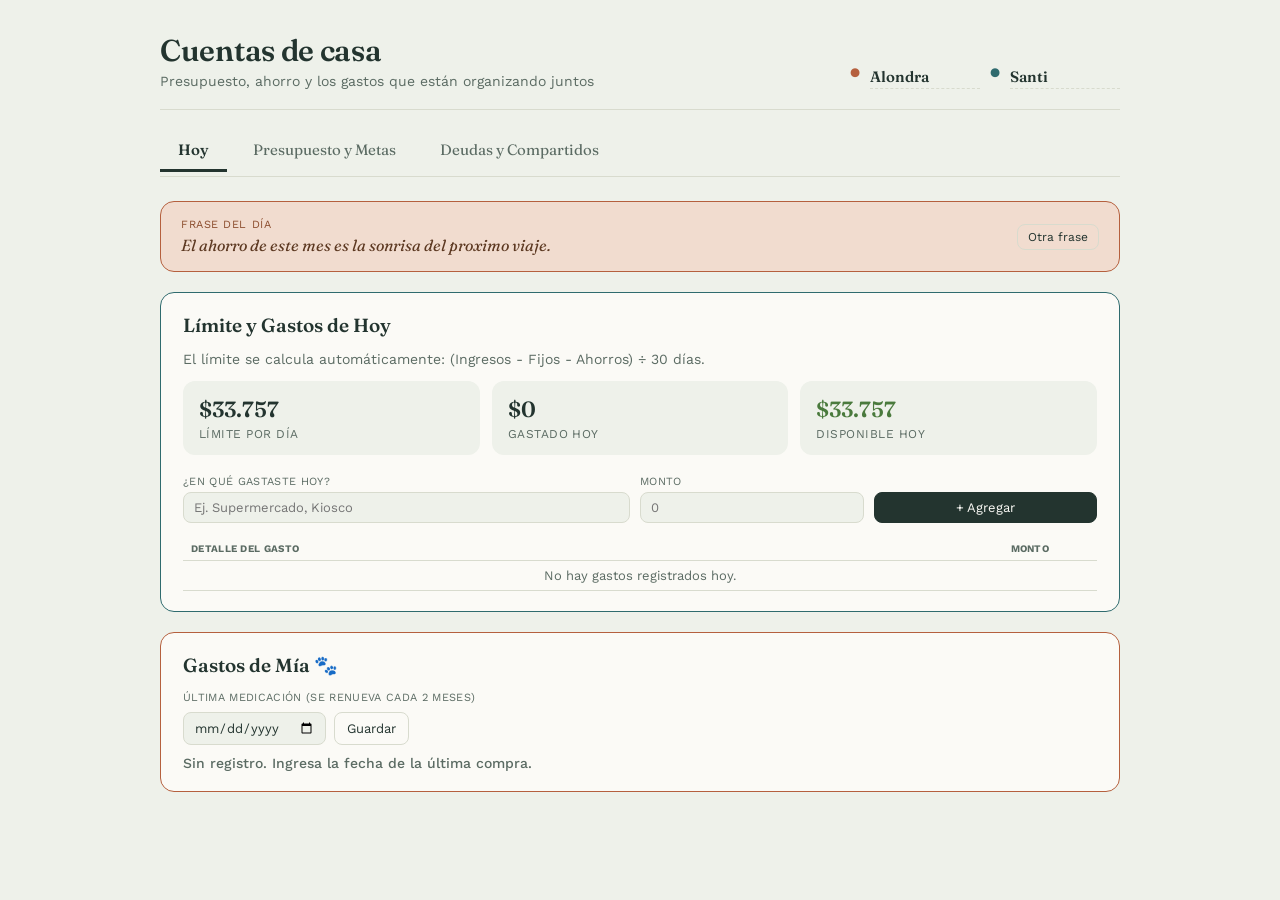
<file: APP/app-compartida.html>
<!DOCTYPE html>
<html lang="es">
<head>
<meta charset="UTF-8">
<meta name="viewport" content="width=device-width, initial-scale=1.0">
<title>Cuentas de casa</title>
<style>
@import url('https://fonts.googleapis.com/css2?family=Fraunces:opsz,wght@9..144,400;9..144,500;9..144,600&family=Work+Sans:wght@400;500;600&display=swap');

:root{
  --bg: #EEF1EA;
  --paper: #FBFAF6;
  --ink: #23342F;
  --ink-soft: #5B6B63;
  --line: #D8DBCE;
  --a: #B5603E;
  --a-soft: #F1DCCF;
  --b: #2F6B6E;
  --b-soft: #D9E8E6;
  --ocio: #6E5A9E;
  --ocio-soft: #E4DCF0;
  --good: #4A7A3D;
  --warn: #A8471F;
}
*{box-sizing:border-box;}
body{ margin:0; background:var(--bg); color:var(--ink); font-family:'Work Sans', sans-serif; padding: 32px 16px 80px; }
.wrap{max-width:960px; margin:0 auto;}
h1,h2,h3{font-family:'Fraunces', serif; font-weight:600; margin:0;}
h1{font-size:30px; letter-spacing:-.01em;}
h2{font-size:19px; margin-bottom:14px;}
h3{font-size:15px; margin-bottom:8px;}
.sub{color:var(--ink-soft); font-size:14px; margin-top:4px;}
header{display:flex; justify-content:space-between; align-items:flex-end; flex-wrap:wrap; gap:16px; margin-bottom:20px; padding-bottom:20px; border-bottom:1px solid var(--line);}
.names{display:flex; gap:10px; font-size:13px;}
.names input{border:none; background:transparent; font-family:'Fraunces', serif; font-size:15px; font-weight:600; width:110px; border-bottom:1px dashed var(--line); padding:2px 0; color:var(--ink);}
.names input:focus{outline:none; border-bottom-color:var(--ink);}
.tagA{color:var(--a);} .tagB{color:var(--b);}

.card{background:var(--paper); border:1px solid var(--line); border-radius:14px; padding:20px 22px; margin-bottom:20px; transition: box-shadow 0.2s;}
.card:hover { box-shadow: 0 8px 24px rgba(0,0,0,0.03); }

.quote-card{background:var(--a-soft); border:1px solid var(--a); border-radius:14px; padding:16px 20px; margin-bottom:20px; display:flex; justify-content:space-between; align-items:center; gap:14px; flex-wrap:wrap;}
.quote-label{font-size:11px; text-transform:uppercase; letter-spacing:.05em; color:#8A4B2C; margin-bottom:4px;}
.quote-text{font-family:'Fraunces', serif; font-style:italic; font-size:16px; color:#5C3821; max-width:640px;}

.balance{display:flex; align-items:center; gap:24px; padding:22px;}
.balance svg{flex-shrink:0;}
.balance-text{font-size:15px; line-height:1.5;}
.balance-text b{font-family:'Fraunces', serif; font-size:20px; display:block; margin-bottom:2px;}

.grid2{display:grid; grid-template-columns:1fr 1fr; gap:20px;}
@media(max-width:700px){.grid2{grid-template-columns:1fr;}}

.stat{background:var(--bg); border-radius:12px; padding:14px 16px;}
.stat .n{font-family:'Fraunces', serif; font-size:22px; font-weight:600;}
.stat .l{font-size:12px; color:var(--ink-soft); text-transform:uppercase; letter-spacing:.04em; margin-top: 4px;}
.stats-row{display:grid; grid-template-columns:repeat(3,1fr); gap:12px; margin-bottom:20px;}
.stats-row4{display:grid; grid-template-columns:repeat(4,1fr); gap:12px; margin-bottom:16px;}
@media(max-width:600px){
  .stats-row4{grid-template-columns:repeat(2,1fr);}
  .stats-row{grid-template-columns:1fr;}
}

.gasto{border:1px solid var(--line); border-radius:12px; padding:16px 18px; margin-bottom:14px; background:var(--paper); transition: transform 0.1s;}
.gasto:hover { transform: translateY(-2px); box-shadow: 0 4px 12px rgba(0,0,0,0.04); }
.gasto-top{display:flex; justify-content:space-between; align-items:flex-start; gap:10px; margin-bottom:10px;}
.gasto-nom{font-family:'Fraunces', serif; font-weight:600; font-size:17px;}
.gasto-cat{font-size:12px; color:var(--ink-soft); margin-top:2px;}
.gasto-monto{font-family:'Fraunces', serif; font-size:18px; text-align:right;}
.gasto-pend{font-size:12px; color:var(--ink-soft); text-align:right;}
.bar{height:8px; border-radius:5px; background:var(--line); overflow:hidden; margin:10px 0;}
.bar-fill{height:100%; background:var(--b); transition: width 0.4s ease;}
.gasto-row{display:flex; justify-content:space-between; align-items:center; font-size:13px; color:var(--ink-soft); flex-wrap:wrap; gap:8px;}
.pill{display:inline-flex; align-items:center; gap:5px; padding:3px 10px; border-radius:20px; font-size:12px;}
.pill-a{background:var(--a-soft); color:var(--a);}
.pill-b{background:var(--b-soft); color:var(--b);}
.pill-c{background:#EDEAE0; color:var(--ink-soft);}
.gasto-actions{display:flex; gap:8px;}

select, input[type=text], input[type=number], input[type=date]{
  font-family:'Work Sans', sans-serif; border:1px solid var(--line); background:var(--bg);
  border-radius:8px; padding:7px 10px; font-size:13px; color:var(--ink); transition: border-color 0.2s;
}
select:focus, input:focus { outline:none; border-color: var(--ink); }
button{
  font-family:'Work Sans', sans-serif; border:1px solid var(--line); background:transparent;
  border-radius:8px; padding:7px 12px; font-size:13px; cursor:pointer; color:var(--ink); transition: all 0.2s;
}
button:hover{background:var(--bg);}
button:active{transform: scale(0.97);}
button.primary{background:var(--ink); color:var(--paper); border-color:var(--ink);}
button.primary:hover{opacity:.88; background:var(--ink);}
button.small{padding:5px 10px; font-size:12px;}
button.danger{color: var(--warn); border-color: var(--line);}
button.danger:hover{background: #FDF2F0; border-color: var(--warn);}

.addform{display:none; margin-top:14px; padding-top:14px; border-top:1px dashed var(--line);}
.addform.show{display:block; animation: fadeIn 0.3s ease;}
@keyframes fadeIn { from { opacity: 0; transform: translateY(-5px); } to { opacity: 1; transform: translateY(0); } }

.form-row{display:flex; gap:10px; margin-bottom:10px; flex-wrap:wrap;}
.form-row > div{display:flex; flex-direction:column; gap:4px; flex: 1; min-width: 140px;}
.form-row label{font-size:11px; color:var(--ink-soft); text-transform:uppercase; letter-spacing:.03em;}

.legend{display:flex; gap:16px; font-size:12px; color:var(--ink-soft); margin-top:10px; flex-wrap:wrap;}
.legend span{display:inline-flex; align-items:center; gap:5px;}
.dot{width:9px; height:9px; border-radius:50%; display:inline-block;}

.hist{font-size:12px; color:var(--ink-soft); margin-top:8px;}
.hist div{display:flex; justify-content:space-between; padding:3px 0; border-top:1px solid var(--line);}

.check-table{width:100%; border-collapse:collapse; font-size:13px; margin-top:6px;}
.check-table th{text-align:left; font-size:10px; color:var(--ink-soft); text-transform:uppercase; letter-spacing:.03em; padding:6px 8px; border-bottom:1px solid var(--line);}
.check-table td{padding:7px 8px; border-bottom:1px solid var(--line); vertical-align:middle;}
.check-table tr.done .item-name{text-decoration:line-through; color:var(--ink-soft);}
.check-table input[type=checkbox]{width:16px; height:16px; accent-color:var(--b); cursor:pointer;}
.check-table input[type=number]{width:100%; max-width:80px; padding:5px 8px;}
.cat-badge{font-size:11px; padding:3px 9px; border-radius:10px; white-space:nowrap;}
.cat-fijo{background:#E7E3D6; color:#6B5D3D;}
.cat-ocio{background:var(--ocio-soft); color:var(--ocio);}
.cat-ahorro{background:var(--b-soft); color:var(--b);}
.item-name{font-weight:500;}

.meta-bar{height:16px; border-radius:9px; background:var(--line); overflow:hidden; margin:12px 0 6px;}
.meta-fill{height:100%; background:var(--b); transition:width .4s ease;}
.meta-nums{display:flex; justify-content:space-between; font-size:13px; color:var(--ink-soft);}
.meta-nums b{color:var(--ink); font-family:'Fraunces', serif; font-size:16px;}

.note{font-size:12px; color:var(--ink-soft); margin-top:24px; text-align:center; line-height:1.6;}

/* Progress bar danger state */
.text-danger { color: var(--warn) !important; }
.bg-danger { background-color: var(--warn) !important; }

/* Tabs styling */
.tabs { display: flex; gap: 8px; margin-bottom: 24px; overflow-x: auto; padding-bottom: 4px; border-bottom: 1px solid var(--line); }
.tab-btn { background: transparent; border: none; font-family: 'Fraunces', serif; font-size: 15px; color: var(--ink-soft); padding: 10px 18px; cursor: pointer; border-radius: 8px 8px 0 0; transition: all 0.2s; white-space: nowrap; border-bottom: 3px solid transparent; }
.tab-btn:hover { background: var(--paper); color: var(--ink); }
.tab-btn.active { color: var(--ink); border-bottom-color: var(--ink); font-weight: 600; }
.tab-content { display: none; animation: fadeIn 0.3s ease; }
.tab-content.active { display: block; }
</style>
</head>
<body>
<div class="wrap">

<header>
  <div>
    <h1>Cuentas de casa</h1>
    <div class="sub">Presupuesto, ahorro y los gastos que están organizando juntos</div>
  </div>
  <div class="names">
    <span class="tagA">●</span><input id="nameA" value="Alondra">
    <span class="tagB">●</span><input id="nameB" value="Santi">
  </div>
</header>

<div class="tabs">
  <button class="tab-btn active" id="btn-tab-hoy" onclick="switchTab('tab-hoy')">Hoy</button>
  <button class="tab-btn" id="btn-tab-mensual" onclick="switchTab('tab-mensual')">Presupuesto y Metas</button>
  <button class="tab-btn" id="btn-tab-compartido" onclick="switchTab('tab-compartido')">Deudas y Compartidos</button>
</div>

<!-- ================= TAB: HOY ================= -->
<div id="tab-hoy" class="tab-content active">
    <div class="quote-card">
      <div>
        <div class="quote-label">Frase del día</div>
        <div class="quote-text" id="quoteText"></div>
      </div>
      <button class="small" id="btnOtraFrase">Otra frase</button>
    </div>

    <div class="card" style="border-color: var(--b);">
      <h2>Límite y Gastos de Hoy</h2>
      <div class="sub" style="margin-bottom: 14px;">El límite se calcula automáticamente: (Ingresos - Fijos - Ahorros) ÷ 30 días.</div>
      
      <div class="stats-row">
        <div class="stat"><div class="n" id="dailyLimitOut">$0</div><div class="l">Límite por día</div></div>
        <div class="stat"><div class="n" id="dailySpentOut">$0</div><div class="l">Gastado hoy</div></div>
        <div class="stat"><div class="n" id="dailyRemainOut">$0</div><div class="l">Disponible hoy</div></div>
      </div>

      <div class="form-row" style="align-items: flex-end;">
        <div style="flex:2;"><label>¿En qué gastaste hoy?</label><input type="text" id="gdDesc" placeholder="Ej. Supermercado, Kiosco"></div>
        <div style="flex:1;"><label>Monto</label><input type="number" id="gdMonto" placeholder="0"></div>
        <div><button class="primary" id="btnAddGd">+ Agregar</button></div>
      </div>

      <table class="check-table" style="margin-top:14px;">
        <thead>
          <tr><th>Detalle del gasto</th><th style="text-align:right">Monto</th><th style="width: 40px;"></th></tr>
        </thead>
        <tbody id="gdList">
          <!-- Gastos diarios se renderizan aquí -->
        </tbody>
      </table>
    </div>

    <div class="card" style="border-color: var(--a);">
      <h2>Gastos de Mía 🐾</h2>
      <div class="form-row">
        <div>
          <label>Última Medicación (Se renueva cada 2 meses)</label>
          <div style="display: flex; gap: 8px; margin-top: 4px;">
            <input type="date" id="miaMedsDate">
            <button id="btnSaveMiaMeds">Guardar</button>
          </div>
        </div>
      </div>
      <div class="sub" id="miaMedsStatus" style="margin-top:5px; font-weight: 500;"></div>
    </div>
</div>

<!-- ================= TAB: MENSUAL ================= -->
<div id="tab-mensual" class="tab-content">
    <div class="card">
      <h2>Meta de ahorro</h2>
      <div class="form-row">
        <div><label>¿Para qué están ahorrando?</label><input type="text" id="metaNombre" placeholder="Ej. Escapada de fin de semana" style="width:260px;"></div>
        <div><label>Objetivo</label><input type="number" id="metaObjetivo" placeholder="0"></div>
      </div>
      <div class="meta-bar"><div class="meta-fill" id="metaFill" style="width:0%"></div></div>
      <div class="meta-nums">
        <span>Ahorrado: <b id="metaAhorrado">$0</b></span>
        <span id="metaPct">0%</span>
        <span>Meta: <b id="metaObjetivoOut">$0</b></span>
      </div>
      <div class="sub" id="metaMsg" style="margin-top:10px;"></div>
    </div>

    <div class="card">
      <h2>Presupuesto del mes</h2>
      <div class="form-row">
        <div><label>Ingresos del mes</label><input type="number" id="pIngresos" placeholder="0"></div>
      </div>
      <div class="stats-row4" id="presuStats"></div>
      <div class="grid2">
        <div>
          <table class="check-table">
            <thead><tr><th></th><th>Gasto</th><th>Categoría</th><th>Presup.</th><th>Real</th><th></th></tr></thead>
            <tbody id="checkBody"></tbody>
          </table>
          <div class="form-row" style="margin-top:12px; align-items: flex-end;">
            <div style="flex:2;"><label>Nuevo gasto</label><input type="text" id="cNombre" placeholder="Ej. Internet"></div>
            <div style="flex:1.5;"><label>Categoría</label>
              <select id="cCategoria">
                <option value="fijo">Gasto fijo</option>
                <option value="ocio">Ocio</option>
                <option value="ahorro">Ahorro</option>
              </select>
            </div>
            <div style="flex:1;"><label>Presupuesto</label><input type="number" id="cPresupuesto" placeholder="0"></div>
            <div><button id="btnAddItem">+ Agregar</button></div>
          </div>
        </div>
        <div>
          <svg id="presuDonut" viewBox="0 0 200 200" width="100%" style="max-width:200px; display:block; margin:0 auto;"></svg>
          <div class="legend" id="presuLegend" style="justify-content:center;"></div>
        </div>
      </div>
    </div>

    <div class="card">
      <h2>Reparto por categoría</h2>
      <svg id="donut" viewBox="0 0 200 200" width="100%" style="max-width:220px; display:block; margin:0 auto;"></svg>
      <div class="legend" id="donutLegend"></div>
    </div>
</div>

<!-- ================= TAB: COMPARTIDO ================= -->
<div id="tab-compartido" class="tab-content">
    <div class="card">
      <h2>Gastos compartidos / Deudas grandes</h2>
      <div id="gastosList"></div>
      <button id="btnAddGasto">+ Agregar gasto o deuda</button>
      <div class="addform" id="addForm">
        <div class="form-row">
          <div style="flex:2;"><label>Nombre</label><input type="text" id="fNombre" placeholder="Ej. Colchón"></div>
          <div style="flex:1;"><label>Categoría</label>
            <select id="fCategoria">
              <option value="hogar">Hogar</option>
              <option value="salud">Salud</option>
              <option value="comida">Comida</option>
              <option value="cuentas">Cuentas / servicios</option>
              <option value="otro">Otro</option>
            </select>
          </div>
        </div>
        <div class="form-row">
          <div><label>Monto total</label><input type="number" id="fMonto" placeholder="0"></div>
          <div><label>Tipo</label>
            <select id="fTipo">
              <option value="unico">Monto fijo (a pagar de a poco)</option>
              <option value="cuotas">En cuotas</option>
            </select>
          </div>
          <div id="fCuotasWrap"><label>Cuotas</label><input type="number" id="fCuotas" placeholder="11" value="11"></div>
        </div>
        <div class="form-row">
          <div><label>¿Quién lo paga?</label>
            <select id="fResp">
              <option value="compartido">Compartido</option>
              <option value="A">Solo quien pone nombre A</option>
              <option value="B">Solo quien pone nombre B</option>
            </select>
          </div>
          <div id="fSplitWrap"><label>% que pone A</label><input type="number" id="fSplit" value="50" min="0" max="100"></div>
        </div>
        <div style="margin-top: 10px;">
          <button class="primary" id="btnSaveGasto">Guardar gasto</button>
          <button id="btnCancelGasto">Cancelar</button>
        </div>
      </div>
    </div>

    <div class="card">
      <h2>Progreso de Cuotas</h2>
      <svg id="cuotasChart" viewBox="0 0 320 160" width="100%"></svg>
      <div class="legend">
        <span><span class="dot" style="background:#2F6B6E"></span>Pagada</span>
        <span><span class="dot" style="background:#D8DBCE"></span>Pendiente</span>
      </div>
    </div>

    <div class="card" style="display:flex; justify-content:space-between; align-items:center; flex-wrap:wrap; gap:10px;">
      <div>
        <div style="font-weight:500; font-size:14px;">Copia de seguridad</div>
        <div class="sub" id="storageStatus"></div>
      </div>
      <div style="display:flex; gap:8px;">
        <button id="btnExport">Descargar copia (.json)</button>
        <button id="btnImport">Cargar copia</button>
        <input type="file" id="fileImport" accept=".json" style="display:none;">
      </div>
    </div>

    <div class="note" id="footerNote"></div>
</div>

</div>

<script>
const STORAGE_KEY = 'cuentas-casa-datos';
let CLOUD_URL = 'https://script.google.com/macros/s/AKfycbwxv4SPFOPj7-KLN2DD1sesVmrfHoYRKPfkDCVQM2PfeYvFuwprsEBL4oInO6MV0mfR-w/exec';
let isSyncing = false;

const FRASES = [
  "Cada peso que no gastan hoy es un paso mas cerca de esa escapada que suenan hacer juntos.",
  "No es dejar de gastar: es elegir gastar en lo que de verdad los hace felices.",
  "El ahorro de este mes es la sonrisa del proximo viaje.",
  "Antes de comprar, preguntense: esto nos acerca o nos aleja de lo que queremos lograr.",
  "Pequenos ahorros, hoy. Grandes planes, manana.",
  "Gastar con cabeza hoy es invertir en el 'nosotros' de manana.",
  "La disciplina de este mes es la libertad del que viene.",
  "No se trata de privarse, se trata de priorizar lo que realmente importa.",
  "Cada cuota que pagan juntos es un peso menos que van a cargar despues.",
  "El mejor regalo que se pueden hacer como pareja es tranquilidad financiera.",
  "Anotar los gastos ya es la mitad del ahorro.",
  "Lo que no se gasta hoy, se disfruta el doble manana."
];

function pickQuote(){
  const el = document.getElementById('quoteText');
  const f = FRASES[Math.floor(Math.random()*FRASES.length)];
  el.textContent = f;
}

let state = {
  nameA: 'Alondra',
  nameB: 'Santi',
  gastosDiarios: [], 
  miaMedsLastDate: '',
  gastos: [
    {id:'colchon', nombre:'Cama (11 Cuotas)', categoria:'hogar', tipo:'cuotas', monto:116000, cuotas:11, responsable:'compartido', split:50, pagos:[]}
  ],
  presupuesto: {
    ingresos: 1042723,
    items: [
      {id:'p1', nombre:'Comida de Mía', categoria:'fijo', presupuesto:30000, actual:0, pagado:false},
      {id:'p2', nombre:'Casa', categoria:'fijo', presupuesto:0, actual:0, pagado:false}
    ]
  },
  meta: { nombre:'Algo lindo para los dos', objetivo:0, ahorrado:0 }
};

function ensureShape(){
  if(!state.presupuesto) state.presupuesto = {ingresos:0, items:[]};
  if(!Array.isArray(state.presupuesto.items)) state.presupuesto.items = [];
  if(!state.meta) state.meta = {nombre:'Algo lindo para los dos', objetivo:0, ahorrado:0};
  if(!Array.isArray(state.gastos)) state.gastos = [];
  if(!Array.isArray(state.gastosDiarios)) state.gastosDiarios = [];
  if(typeof state.miaMedsLastDate === 'undefined') state.miaMedsLastDate = '';
}

async function loadState(){
  try {
    let loadedFromCloud = false;
    if(CLOUD_URL) {
      document.getElementById('storageStatus').textContent = 'Sincronizando... ⏳';
      const res = await fetch(CLOUD_URL);
      const text = await res.text();
      if(text && text.length > 5 && text !== "{}") {
        try {
          const cloudData = JSON.parse(text);
          if(cloudData && cloudData.presupuesto) {
            state = Object.assign(state, cloudData);
            loadedFromCloud = true;
          }
        } catch(err) {}
      }
    }
    
    if(!loadedFromCloud) {
      const raw = localStorage.getItem(STORAGE_KEY);
      if(raw) {
        state = Object.assign(state, JSON.parse(raw));
        if(CLOUD_URL) { setTimeout(saveState, 1500); }
      }
    }
  } catch(e) {
    console.error("Error al cargar datos", e);
  }
  ensureShape();
  
  const statusEl = document.getElementById('storageStatus');
  const footEl = document.getElementById('footerNote');
  if(CLOUD_URL) {
      statusEl.textContent = '✅ Sincronizado en Google Sheets';
      footEl.textContent = 'La aplicación está conectada. Los cambios se actualizan en los celulares al instante.';
  } else {
      statusEl.textContent = 'Guardando en este navegador (Falta conectar)';
      footEl.textContent = 'Por ahora se está guardando localmente hasta que conectemos Google Sheets.';
  }
  
  pickQuote();
  render();
}

async function saveState(){
  try{
    localStorage.setItem(STORAGE_KEY, JSON.stringify(state)); // Backup local
    if(CLOUD_URL && !isSyncing) {
        isSyncing = true;
        document.getElementById('storageStatus').textContent = 'Guardando en la nube... ☁️';
        await fetch(CLOUD_URL, {
            method: 'POST',
            body: JSON.stringify(state)
        });
        document.getElementById('storageStatus').textContent = '✅ Sincronizado en Google Sheets';
        isSyncing = false;
    }
  }catch(e){
    console.error("Error al guardar en la nube", e);
    isSyncing = false;
  }
}

document.addEventListener("visibilitychange", () => {
    if (document.visibilityState === "visible") {
        loadState();
    }
});

window.switchTab = function(tabId) {
  document.querySelectorAll('.tab-content').forEach(el => el.classList.remove('active'));
  document.querySelectorAll('.tab-btn').forEach(el => el.classList.remove('active'));
  
  document.getElementById(tabId).classList.add('active');
  document.getElementById('btn-' + tabId).classList.add('active');
};

document.getElementById('btnOtraFrase').addEventListener('click', pickQuote);

document.getElementById('btnExport').addEventListener('click', ()=>{
  const blob = new Blob([JSON.stringify(state, null, 2)], {type:'application/json'});
  const url = URL.createObjectURL(blob);
  const a = document.createElement('a');
  a.href = url; a.download = 'cuentas-casa-copia.json';
  a.click();
  URL.revokeObjectURL(url);
});

document.getElementById('btnImport').addEventListener('click', ()=>{
  document.getElementById('fileImport').click();
});

document.getElementById('fileImport').addEventListener('change', (e)=>{
  const file = e.target.files[0];
  if(!file) return;
  const reader = new FileReader();
  reader.onload = async (ev)=>{
    try{
      const data = JSON.parse(ev.target.result);
      if(data && data.gastos){
        state = Object.assign(state, data);
        ensureShape();
        await saveState();
        render();
        alert('Copia cargada correctamente.');
      }
    }catch(err){ alert('No se pudo leer ese archivo.'); }
  };
  reader.readAsText(file);
});

function fmt(n){ return '$' + Math.round(n||0).toLocaleString('es-AR'); }
function getTodayDate() {
    return new Date().toISOString().split('T')[0];
}

function renderGastosDiarios() {
  const fijos = state.presupuesto.items.filter(i=>i.categoria==='fijo').reduce((s,i)=>s+i.presupuesto,0);
  const ahorro = state.presupuesto.items.filter(i=>i.categoria==='ahorro').reduce((s,i)=>s+i.presupuesto,0);
  const disponibleTotal = Math.max(0, (state.presupuesto.ingresos || 0) - fijos - ahorro);
  
  const limiteDiario = disponibleTotal / 30;

  const todayStr = getTodayDate();
  const gastosHoy = state.gastosDiarios.filter(g => g.fecha === todayStr);
  const gastadoHoy = gastosHoy.reduce((s, g) => s + g.monto, 0);
  const restante = limiteDiario - gastadoHoy;

  document.getElementById('dailyLimitOut').textContent = fmt(limiteDiario);
  document.getElementById('dailySpentOut').textContent = fmt(gastadoHoy);
  const remainEl = document.getElementById('dailyRemainOut');
  remainEl.textContent = fmt(restante);
  remainEl.style.color = restante < 0 ? 'var(--warn)' : 'var(--good)';

  const listEl = document.getElementById('gdList');
  if (gastosHoy.length === 0) {
    listEl.innerHTML = '<tr><td colspan="3" style="text-align:center; color:var(--ink-soft)">No hay gastos registrados hoy.</td></tr>';
  } else {
    listEl.innerHTML = gastosHoy.map(g => `
      <tr>
        <td class="item-name">${g.desc}</td>
        <td style="text-align:right"><b>${fmt(g.monto)}</b></td>
        <td style="text-align:right"><button class="small danger" onclick="borrarGastoDiario('${g.id}')" title="Borrar gasto">❌</button></td>
      </tr>
    `).join('');
  }
}

document.getElementById('btnAddGd').addEventListener('click', async () => {
  const desc = document.getElementById('gdDesc').value.trim();
  const monto = parseFloat(document.getElementById('gdMonto').value);
  if (desc && monto > 0) {
    state.gastosDiarios.push({
      id: 'gd' + Date.now(),
      desc,
      monto,
      fecha: getTodayDate()
    });
    document.getElementById('gdDesc').value = '';
    document.getElementById('gdMonto').value = '';
    await saveState();
    render();
  }
});

window.borrarGastoDiario = async function(id) {
  if(confirm("¿Seguro que querés borrar este gasto de hoy?")) {
    state.gastosDiarios = state.gastosDiarios.filter(g => g.id !== id);
    await saveState();
    render();
  }
};

function renderMiaMeds() {
  document.getElementById('miaMedsDate').value = state.miaMedsLastDate;
  const statusEl = document.getElementById('miaMedsStatus');
  
  if (state.miaMedsLastDate) {
    const lastDate = new Date(state.miaMedsLastDate);
    const today = new Date();
    const diffMonths = (today.getFullYear() - lastDate.getFullYear()) * 12 + (today.getMonth() - lastDate.getMonth());
    
    if (diffMonths >= 2) {
      statusEl.textContent = '⚠️ Atención: Ya pasaron 2 meses, toca comprar medicación.';
      statusEl.style.color = 'var(--warn)';
    } else {
      statusEl.textContent = '✅ Medicación al día (Menos de 2 meses).';
      statusEl.style.color = 'var(--good)';
    }
  } else {
    statusEl.textContent = 'Sin registro. Ingresa la fecha de la última compra.';
    statusEl.style.color = 'var(--ink-soft)';
  }
}

document.getElementById('btnSaveMiaMeds').addEventListener('click', async () => {
  state.miaMedsLastDate = document.getElementById('miaMedsDate').value;
  await saveState();
  render();
});

function gastoPagado(g){ return (g.pagos||[]).reduce((s,p)=>s+p.monto,0); }
function gastoPendiente(g){ return Math.max(0, g.monto - gastoPagado(g)); }

function renderGastos(){
  const A = document.getElementById('nameA').value || 'A';
  const B = document.getElementById('nameB').value || 'B';
  const list = document.getElementById('gastosList');
  list.innerHTML = state.gastos.map(g=>{
    const pagado = gastoPagado(g);
    const pend = gastoPendiente(g);
    const pct = g.monto>0 ? Math.min(100, pagado/g.monto*100) : 0;
    const respLabel = g.responsable==='compartido' ? `<span class="pill pill-c">Compartido ${g.split}/${100-g.split}</span>` :
      g.responsable==='A' ? `<span class="pill pill-a">${A}</span>` : `<span class="pill pill-b">${B}</span>`;
    const cuotaInfo = g.tipo==='cuotas' ? ` · ${(g.pagos||[]).length}/${g.cuotas} cuotas` : '';
    const hist = (g.pagos||[]).slice(-3).reverse().map(p=>`<div><span>${p.por==='A'?A:B} — ${p.fecha}</span><span>${fmt(p.monto)}</span></div>`).join('');
    return `
      <div class="gasto">
        <div class="gasto-top">
          <div>
            <div class="gasto-nom">${g.nombre}</div>
            <div class="gasto-cat">${g.categoria}${cuotaInfo}</div>
          </div>
          <div>
            <div class="gasto-monto">${fmt(g.monto)}</div>
            <div class="gasto-pend">${pend>0? 'faltan '+fmt(pend) : 'pagado'}</div>
          </div>
        </div>
        <div class="bar"><div class="bar-fill" style="width:${pct}%"></div></div>
        <div class="gasto-row">
          ${respLabel}
          <div class="gasto-actions">
            <button class="small" onclick="registrarPago('${g.id}')">+ Registrar pago</button>
            <button class="small" onclick="editarGasto('${g.id}')">Editar</button>
            <button class="small danger" onclick="borrarGasto('${g.id}')">Borrar</button>
          </div>
        </div>
        ${hist? '<div class="hist">'+hist+'</div>' : ''}
      </div>
    `;
  }).join('') || '<div class="sub">Todavía no cargaste gastos o deudas grandes.</div>';
}

function renderDonut(){
  const cats = {};
  state.gastos.forEach(g=>{ cats[g.categoria] = (cats[g.categoria]||0) + g.monto; });
  const total = Object.values(cats).reduce((a,b)=>a+b,0);
  const colors = {salud:'#B5603E', hogar:'#2F6B6E', comida:'#8B9A5B', cuentas:'#6E5A9E', otro:'#9A8B6E'};
  const svg = document.getElementById('donut');
  if(total<=0){ svg.innerHTML = '<circle cx="100" cy="100" r="70" fill="none" stroke="#D8DBCE" stroke-width="24"/><text x="100" y="104" text-anchor="middle" font-size="11" fill="#5B6B63">Cargá montos para ver el gráfico</text>'; document.getElementById('donutLegend').innerHTML=''; return; }
  let acc = 0, paths = '';
  const legend = [];
  Object.entries(cats).forEach(([cat, val])=>{
    if(val<=0) return;
    const frac = val/total;
    const start = acc * 2*Math.PI - Math.PI/2; acc += frac;
    const end = acc * 2*Math.PI - Math.PI/2;
    const x1 = 100 + 70*Math.cos(start), y1 = 100 + 70*Math.sin(start);
    const x2 = 100 + 70*Math.cos(end), y2 = 100 + 70*Math.sin(end);
    const large = frac > 0.5 ? 1 : 0;
    const col = colors[cat] || '#999';
    paths += `<path d="M100 100 L${x1} ${y1} A70 70 0 ${large} 1 ${x2} ${y2} Z" fill="${col}" opacity="0.85"/>`;
    legend.push(`<span><span class="dot" style="background:${col}"></span>${cat} — ${fmt(val)}</span>`);
  });
  paths += `<circle cx="100" cy="100" r="38" fill="#FBFAF6"/>`;
  svg.innerHTML = paths;
  document.getElementById('donutLegend').innerHTML = legend.join('');
}

function renderCuotasChart(){
  const cuotasGastos = state.gastos.filter(x=>x.tipo==='cuotas');
  const svg = document.getElementById('cuotasChart');
  if(cuotasGastos.length === 0){ svg.innerHTML = '<text x="10" y="80" fill="#5B6B63" font-size="12">No hay deudas en cuotas cargadas.</text>'; return; }
  
  const g = cuotasGastos[0];
  const n = g.cuotas;
  const paid = (g.pagos||[]).length;
  const w = 320, padB = 20, barW = Math.max(4, Math.min(20, (w-20)/n - 4));
  let bars = `<text x="10" y="15" fill="#5B6B63" font-size="11">${g.nombre}</text>`;
  for(let i=0;i<n;i++){
    const x = 10 + i*((w-20)/n);
    const filled = i < paid;
    const bh = 100;
    bars += `<rect x="${x}" y="${padB}" width="${barW}" height="${bh}" rx="2" fill="${filled? '#2F6B6E':'#D8DBCE'}"/>`;
    if(i%2===0 || n<=12) bars += `<text x="${x+barW/2}" y="${padB+bh+14}" font-size="9" fill="#5B6B63" text-anchor="middle">${i+1}</text>`;
  }
  svg.innerHTML = bars;
}

function catLabel(c){ return c==='fijo' ? 'Gasto fijo' : c==='ocio' ? 'Ocio' : 'Ahorro'; }
function catClass(c){ return c==='fijo' ? 'cat-fijo' : c==='ocio' ? 'cat-ocio' : 'cat-ahorro'; }

function renderChecklist(){
  const body = document.getElementById('checkBody');
  body.innerHTML = state.presupuesto.items.map(it=>`
    <tr class="${it.pagado?'done':''}">
      <td><input type="checkbox" ${it.pagado?'checked':''} onchange="toggleItem('${it.id}', this.checked)"></td>
      <td class="item-name">${it.nombre}</td>
      <td><span class="cat-badge ${catClass(it.categoria)}">${catLabel(it.categoria)}</span></td>
      <td><input type="number" value="${it.presupuesto}" onchange="updateItem('${it.id}','presupuesto',this.value)"></td>
      <td><input type="number" value="${it.actual}" onchange="updateItem('${it.id}','actual',this.value)"></td>
      <td><button class="small danger" onclick="removeItem('${it.id}')">×</button></td>
    </tr>
  `).join('');
}

window.toggleItem = async function(id, val){
  const it = state.presupuesto.items.find(x=>x.id===id);
  if(it){ it.pagado = val; await saveState(); render(); }
};
window.updateItem = async function(id, field, val){
  const it = state.presupuesto.items.find(x=>x.id===id);
  if(it){ it[field] = parseFloat(val) || 0; await saveState(); render(); }
};
window.removeItem = async function(id){
  state.presupuesto.items = state.presupuesto.items.filter(x=>x.id!==id);
  await saveState(); render();
};

document.getElementById('btnAddItem').addEventListener('click', async ()=>{
  const nombre = document.getElementById('cNombre').value.trim();
  if(!nombre) return;
  state.presupuesto.items.push({
    id: 'p'+Date.now(),
    nombre,
    categoria: document.getElementById('cCategoria').value,
    presupuesto: parseFloat(document.getElementById('cPresupuesto').value)||0,
    actual: 0,
    pagado:false
  });
  document.getElementById('cNombre').value = '';
  document.getElementById('cPresupuesto').value = '';
  await saveState(); render();
});

document.getElementById('pIngresos').addEventListener('change', async e=>{
  state.presupuesto.ingresos = parseFloat(e.target.value)||0;
  await saveState(); render();
});

function renderPresupuesto(){
  document.getElementById('pIngresos').value = state.presupuesto.ingresos || '';
  const items = state.presupuesto.items;
  const sum = (cat, field) => items.filter(i=>i.categoria===cat).reduce((s,i)=>s+(i[field]||0),0);
  const fijoReal = sum('fijo','actual');
  const ocioReal = sum('ocio','actual');
  const ahorroReal = sum('ahorro','actual');
  const totalGastado = fijoReal + ocioReal;
  const disponible = (state.presupuesto.ingresos||0) - totalGastado - ahorroReal;
  document.getElementById('presuStats').innerHTML = `
    <div class="stat"><div class="n">${fmt(state.presupuesto.ingresos)}</div><div class="l">Ingresos</div></div>
    <div class="stat"><div class="n">${fmt(totalGastado)}</div><div class="l">Total gastado</div></div>
    <div class="stat"><div class="n">${fmt(ahorroReal)}</div><div class="l">Ahorrado este mes</div></div>
    <div class="stat"><div class="n" style="color:${disponible<0?'#A8471F':'#4A7A3D'}">${fmt(disponible)}</div><div class="l">Disponible</div></div>
  `;
  renderChecklist();
  renderPresuDonut(fijoReal, ocioReal, ahorroReal, Math.max(0,disponible));
  return {ahorroReal, disponible, totalGastado};
}

function renderPresuDonut(fijo, ocio, ahorro, disp){
  const data = [
    {label:'Gastos fijos', val:fijo, col:'#B5603E'},
    {label:'Ocio', val:ocio, col:'#6E5A9E'},
    {label:'Ahorro', val:ahorro, col:'#2F6B6E'},
    {label:'Disponible', val:disp, col:'#D8DBCE'}
  ];
  const total = data.reduce((s,d)=>s+d.val,0);
  const svg = document.getElementById('presuDonut');
  const legendEl = document.getElementById('presuLegend');
  if(total<=0){ svg.innerHTML = '<circle cx="100" cy="100" r="70" fill="none" stroke="#D8DBCE" stroke-width="24"/>'; legendEl.innerHTML=''; return; }
  let acc = 0, paths = '';
  const legend = [];
  data.forEach(d=>{
    if(d.val<=0) return;
    const frac = d.val/total;
    const start = acc * 2*Math.PI - Math.PI/2; acc += frac;
    const end = acc * 2*Math.PI - Math.PI/2;
    const x1 = 100 + 70*Math.cos(start), y1 = 100 + 70*Math.sin(start);
    const x2 = 100 + 70*Math.cos(end), y2 = 100 + 70*Math.sin(end);
    const large = frac > 0.5 ? 1 : 0;
    paths += `<path d="M100 100 L${x1} ${y1} A70 70 0 ${large} 1 ${x2} ${y2} Z" fill="${d.col}" opacity="0.9"/>`;
    legend.push(`<span><span class="dot" style="background:${d.col}"></span>${d.label} — ${fmt(d.val)}</span>`);
  });
  paths += `<circle cx="100" cy="100" r="38" fill="#FBFAF6"/>`;
  svg.innerHTML = paths;
  document.getElementById('donutLegend').innerHTML = legend.join('');
}

document.getElementById('metaNombre').addEventListener('change', async e=>{ state.meta.nombre = e.target.value; await saveState(); render(); });
document.getElementById('metaObjetivo').addEventListener('change', async e=>{ state.meta.objetivo = parseFloat(e.target.value)||0; await saveState(); render(); });

function renderMeta(ahorroReal){
  document.getElementById('metaNombre').value = state.meta.nombre;
  document.getElementById('metaObjetivo').value = state.meta.objetivo || '';
  const objetivo = state.meta.objetivo || 0;
  const ahorrado = ahorroReal || 0;
  const pct = objetivo>0 ? Math.min(100, ahorrado/objetivo*100) : 0;
  document.getElementById('metaFill').style.width = pct + '%';
  document.getElementById('metaAhorrado').textContent = fmt(ahorrado);
  document.getElementById('metaObjetivoOut').textContent = fmt(objetivo);
  document.getElementById('metaPct').textContent = Math.round(pct) + '%';
  const msg = document.getElementById('metaMsg');
  if(objetivo<=0){
    msg.textContent = 'Ponele un número a la meta y cada ahorro que carguen arriba va a ir llenando esta barra.';
  } else if(pct>=100){
    msg.textContent = '¡Llegaron a la meta! Es momento de disfrutarla, se lo ganaron.';
  } else if(pct>=70){
    msg.textContent = 'Están cerca. No aflojen justo ahora.';
  } else if(pct>=30){
    msg.textContent = 'Vamos bien. Cada gasto que evitan hoy suma directo a esto.';
  } else {
    msg.textContent = 'Recién arrancando. Lo que no se gasta de más este mes, se convierte en esto.';
  }
}

function render(){
  document.getElementById('nameA').value = state.nameA;
  document.getElementById('nameB').value = state.nameB;
  
  renderGastosDiarios();
  renderMiaMeds();
  
  const {ahorroReal} = renderPresupuesto();
  renderMeta(ahorroReal);
  renderGastos();
  renderDonut();
  renderCuotasChart();
}

document.getElementById('nameA').addEventListener('change', e=>{ state.nameA = e.target.value; saveState(); render(); });
document.getElementById('nameB').addEventListener('change', e=>{ state.nameB = e.target.value; saveState(); render(); });

document.getElementById('btnAddGasto').addEventListener('click', ()=>{ document.getElementById('addForm').classList.add('show'); });
document.getElementById('btnCancelGasto').addEventListener('click', ()=>{ document.getElementById('addForm').classList.remove('show'); });
document.getElementById('fTipo').addEventListener('change', e=>{ document.getElementById('fCuotasWrap').style.display = e.target.value==='cuotas' ? 'flex' : 'none'; });
document.getElementById('fResp').addEventListener('change', e=>{ document.getElementById('fSplitWrap').style.display = e.target.value==='compartido' ? 'flex' : 'none'; });

document.getElementById('btnSaveGasto').addEventListener('click', async ()=>{
  const nombre = document.getElementById('fNombre').value.trim();
  if(!nombre) return;
  const g = {
    id: 'g' + Date.now(),
    nombre,
    categoria: document.getElementById('fCategoria').value,
    tipo: document.getElementById('fTipo').value,
    monto: parseFloat(document.getElementById('fMonto').value) || 0,
    responsable: document.getElementById('fResp').value,
    split: parseFloat(document.getElementById('fSplit').value) || 50,
    pagos: []
  };
  if(g.tipo==='cuotas') g.cuotas = parseInt(document.getElementById('fCuotas').value) || 12;
  state.gastos.push(g);
  document.getElementById('addForm').classList.remove('show');
  document.getElementById('fNombre').value = '';
  document.getElementById('fMonto').value = '';
  await saveState(); render();
});

window.registrarPago = async function(id){
  const g = state.gastos.find(x=>x.id===id);
  if(!g) return;
  const A = document.getElementById('nameA').value || 'A';
  const B = document.getElementById('nameB').value || 'B';
  const quien = prompt(`¿Quién paga esta vez? Escribí "A" para ${A} o "B" para ${B}`, 'A');
  if(quien !== 'A' && quien !== 'B') return;
  let sugerido = g.tipo==='cuotas' ? (g.monto/g.cuotas) : gastoPendiente(g);
  const montoStr = prompt('Monto del pago', Math.round(sugerido));
  const monto = parseFloat(montoStr);
  if(!monto || monto<=0) return;
  g.pagos = g.pagos || [];
  g.pagos.push({por: quien, monto, fecha: new Date().toLocaleDateString('es-AR')});
  await saveState(); render();
};

window.editarGasto = async function(id){
  const g = state.gastos.find(x=>x.id===id);
  if(!g) return;
  const nuevoMonto = prompt('Monto total de "'+g.nombre+'"', g.monto);
  if(nuevoMonto === null) return;
  g.monto = parseFloat(nuevoMonto) || 0;
  if(g.tipo==='cuotas'){
    const nuevasCuotas = prompt('Cantidad de cuotas', g.cuotas);
    if(nuevasCuotas !== null) g.cuotas = parseInt(nuevasCuotas) || g.cuotas;
  }
  await saveState(); render();
};

window.borrarGasto = async function(id){
  if(!confirm('¿Seguro que querés borrar este gasto/deuda grande?')) return;
  state.gastos = state.gastos.filter(x=>x.id!==id);
  await saveState(); render();
};

loadState();
</script>
</body>
</html>
</file>
<file: style.css>
﻿@import url('https://fonts.googleapis.com/css2?family=Fraunces:opsz,wght@9..144,400;9..144,500;9..144,600&family=Work+Sans:wght@400;500;600&display=swap');

:root{
  --bg: #EEF1EA;
  --paper: #FBFAF6;
  --ink: #23342F;
  --ink-soft: #5B6B63;
  --line: #D8DBCE;
  --a: #B5603E;
  --a-soft: #F1DCCF;
  --b: #2F6B6E;
  --b-soft: #D9E8E6;
  --ocio: #6E5A9E;
  --ocio-soft: #E4DCF0;
  --good: #4A7A3D;
  --warn: #A8471F;
}
*{box-sizing:border-box;}
body{ margin:0; background:var(--bg); color:var(--ink); font-family:'Work Sans', sans-serif; padding: 32px 16px 80px; }
.wrap{max-width:960px; margin:0 auto;}
h1,h2,h3{font-family:'Fraunces', serif; font-weight:600; margin:0;}
h1{font-size:30px; letter-spacing:-.01em;}
h2{font-size:19px; margin-bottom:14px;}
h3{font-size:15px; margin-bottom:8px;}
.sub{color:var(--ink-soft); font-size:14px; margin-top:4px;}
header{display:flex; justify-content:space-between; align-items:flex-end; flex-wrap:wrap; gap:16px; margin-bottom:20px; padding-bottom:20px; border-bottom:1px solid var(--line);}
.names{display:flex; gap:10px; font-size:13px;}
.names input{border:none; background:transparent; font-family:'Fraunces', serif; font-size:15px; font-weight:600; width:110px; border-bottom:1px dashed var(--line); padding:2px 0; color:var(--ink);}
.names input:focus{outline:none; border-bottom-color:var(--ink);}
.tagA{color:var(--a);} .tagB{color:var(--b);}

.card{background:var(--paper); border:1px solid var(--line); border-radius:14px; padding:20px 22px; margin-bottom:20px; transition: box-shadow 0.2s;}
.card:hover { box-shadow: 0 8px 24px rgba(0,0,0,0.03); }

.quote-card{background:var(--a-soft); border:1px solid var(--a); border-radius:14px; padding:16px 20px; margin-bottom:20px; display:flex; justify-content:space-between; align-items:center; gap:14px; flex-wrap:wrap;}
.quote-label{font-size:11px; text-transform:uppercase; letter-spacing:.05em; color:#8A4B2C; margin-bottom:4px;}
.quote-text{font-family:'Fraunces', serif; font-style:italic; font-size:16px; color:#5C3821; max-width:640px;}

.balance{display:flex; align-items:center; gap:24px; padding:22px;}
.balance svg{flex-shrink:0;}
.balance-text{font-size:15px; line-height:1.5;}
.balance-text b{font-family:'Fraunces', serif; font-size:20px; display:block; margin-bottom:2px;}

.grid2{display:grid; grid-template-columns:1fr 1fr; gap:20px;}
@media(max-width:700px){.grid2{grid-template-columns:1fr;}}

.stat{background:var(--bg); border-radius:12px; padding:14px 16px;}
.stat .n{font-family:'Fraunces', serif; font-size:22px; font-weight:600;}
.stat .l{font-size:12px; color:var(--ink-soft); text-transform:uppercase; letter-spacing:.04em; margin-top: 4px;}
.stats-row{display:grid; grid-template-columns:repeat(3,1fr); gap:12px; margin-bottom:20px;}
.stats-row4{display:grid; grid-template-columns:repeat(4,1fr); gap:12px; margin-bottom:16px;}
@media(max-width:600px){
  .stats-row4{grid-template-columns:repeat(2,1fr);}
  .stats-row{grid-template-columns:1fr;}
}

.gasto{border:1px solid var(--line); border-radius:12px; padding:16px 18px; margin-bottom:14px; background:var(--paper); transition: transform 0.1s;}
.gasto:hover { transform: translateY(-2px); box-shadow: 0 4px 12px rgba(0,0,0,0.04); }
.gasto-top{display:flex; justify-content:space-between; align-items:flex-start; gap:10px; margin-bottom:10px;}
.gasto-nom{font-family:'Fraunces', serif; font-weight:600; font-size:17px;}
.gasto-cat{font-size:12px; color:var(--ink-soft); margin-top:2px;}
.gasto-monto{font-family:'Fraunces', serif; font-size:18px; text-align:right;}
.gasto-pend{font-size:12px; color:var(--ink-soft); text-align:right;}
.bar{height:8px; border-radius:5px; background:var(--line); overflow:hidden; margin:10px 0;}
.bar-fill{height:100%; background:var(--b); transition: width 0.4s ease;}
.gasto-row{display:flex; justify-content:space-between; align-items:center; font-size:13px; color:var(--ink-soft); flex-wrap:wrap; gap:8px;}
.pill{display:inline-flex; align-items:center; gap:5px; padding:3px 10px; border-radius:20px; font-size:12px;}
.pill-a{background:var(--a-soft); color:var(--a);}
.pill-b{background:var(--b-soft); color:var(--b);}
.pill-c{background:#EDEAE0; color:var(--ink-soft);}
.gasto-actions{display:flex; gap:8px;}

select, input[type=text], input[type=number], input[type=date]{
  font-family:'Work Sans', sans-serif; border:1px solid var(--line); background:var(--bg);
  border-radius:8px; padding:7px 10px; font-size:13px; color:var(--ink); transition: border-color 0.2s;
}
select:focus, input:focus { outline:none; border-color: var(--ink); }
button{
  font-family:'Work Sans', sans-serif; border:1px solid var(--line); background:transparent;
  border-radius:8px; padding:7px 12px; font-size:13px; cursor:pointer; color:var(--ink); transition: all 0.2s;
}
button:hover{background:var(--bg);}
button:active{transform: scale(0.97);}
button.primary{background:var(--ink); color:var(--paper); border-color:var(--ink);}
button.primary:hover{opacity:.88; background:var(--ink);}
button.small{padding:5px 10px; font-size:12px;}
button.danger{color: var(--warn); border-color: var(--line);}
button.danger:hover{background: #FDF2F0; border-color: var(--warn);}

.addform{display:none; margin-top:14px; padding-top:14px; border-top:1px dashed var(--line);}
.addform.show{display:block; animation: fadeIn 0.3s ease;}
@keyframes fadeIn { from { opacity: 0; transform: translateY(-5px); } to { opacity: 1; transform: translateY(0); } }

.form-row{display:flex; gap:10px; margin-bottom:10px; flex-wrap:wrap;}
.form-row > div{display:flex; flex-direction:column; gap:4px; flex: 1; min-width: 140px;}
.form-row label{font-size:11px; color:var(--ink-soft); text-transform:uppercase; letter-spacing:.03em;}

.legend{display:flex; gap:16px; font-size:12px; color:var(--ink-soft); margin-top:10px; flex-wrap:wrap;}
.legend span{display:inline-flex; align-items:center; gap:5px;}
.dot{width:9px; height:9px; border-radius:50%; display:inline-block;}

.hist{font-size:12px; color:var(--ink-soft); margin-top:8px;}
.hist div{display:flex; justify-content:space-between; padding:3px 0; border-top:1px solid var(--line);}

.check-table{width:100%; border-collapse:collapse; font-size:13px; margin-top:6px;}
.check-table th{text-align:left; font-size:10px; color:var(--ink-soft); text-transform:uppercase; letter-spacing:.03em; padding:6px 8px; border-bottom:1px solid var(--line);}
.check-table td{padding:7px 8px; border-bottom:1px solid var(--line); vertical-align:middle;}
.check-table tr.done .item-name{text-decoration:line-through; color:var(--ink-soft);}
.check-table input[type=checkbox]{width:16px; height:16px; accent-color:var(--b); cursor:pointer;}
.check-table input[type=number]{width:100%; max-width:80px; padding:5px 8px;}
.cat-badge{font-size:11px; padding:3px 9px; border-radius:10px; white-space:nowrap;}
.cat-fijo{background:#E7E3D6; color:#6B5D3D;}
.cat-ocio{background:var(--ocio-soft); color:var(--ocio);}
.cat-ahorro{background:var(--b-soft); color:var(--b);}
.item-name{font-weight:500;}

.meta-bar{height:16px; border-radius:9px; background:var(--line); overflow:hidden; margin:12px 0 6px;}
.meta-fill{height:100%; background:var(--b); transition:width .4s ease;}
.meta-nums{display:flex; justify-content:space-between; font-size:13px; color:var(--ink-soft);}
.meta-nums b{color:var(--ink); font-family:'Fraunces', serif; font-size:16px;}

.note{font-size:12px; color:var(--ink-soft); margin-top:24px; text-align:center; line-height:1.6;}

/* Progress bar danger state */
.text-danger { color: var(--warn) !important; }
.bg-danger { background-color: var(--warn) !important; }



#loginScreen { position: fixed; top:0; left:0; width:100%; height:100%; background: linear-gradient(135deg, var(--a-soft) 0%, var(--b-soft) 100%); display: flex; justify-content: center; align-items: center; z-index: 9999; padding: 20px; }
.login-card { background: rgba(251, 250, 246, 0.9); backdrop-filter: blur(12px); border: 1px solid rgba(255,255,255,0.5); border-radius: 24px; padding: 40px 30px; width: 100%; max-width: 360px; text-align: center; box-shadow: 0 20px 40px rgba(0,0,0,0.08); }
.login-icon { font-size: 48px; margin-bottom: 16px; filter: drop-shadow(0 4px 6px rgba(0,0,0,0.1)); }
.login-card h2 { font-size: 26px; margin-bottom: 6px; font-family: 'Fraunces', serif; color: var(--ink); }
.login-card .sub { margin-bottom: 28px; color: var(--ink-soft); font-size: 14px; line-height: 1.4; }
.login-card input { width: 100%; font-size: 22px; padding: 14px; border-radius: 14px; text-align: center; letter-spacing: 6px; margin-bottom: 20px; border: 2px solid rgba(216, 219, 206, 0.5); background: #ffffff; transition: all 0.3s ease; box-sizing: border-box; color: var(--ink); font-weight: 500; outline: none; }
.login-card input:focus { border-color: var(--b); box-shadow: 0 0 0 4px var(--b-soft); transform: translateY(-2px); }
.login-card button { width: 100%; padding: 15px; font-size: 17px; font-weight: 600; border-radius: 14px; background: linear-gradient(135deg, var(--ink) 0%, var(--b) 100%); color: #ffffff; border: none; cursor: pointer; transition: all 0.3s ease; box-shadow: 0 6px 16px rgba(35, 52, 47, 0.2); }
.login-card button:hover { transform: translateY(-2px); box-shadow: 0 8px 20px rgba(35, 52, 47, 0.3); }
.login-card button:active { transform: translateY(1px); }
#passError { color: var(--warn); margin-top: 16px; font-size: 14px; display: none; font-weight: 500; background: #FDF2F0; padding: 10px; border-radius: 8px; border: 1px solid #FADBD3; }
#appWrap { display: none; }
</file>
<file: APP/style.css>
@import url('https://fonts.googleapis.com/css2?family=Fraunces:opsz,wght@9..144,400;9..144,500;9..144,600&family=Work+Sans:wght@400;500;600&display=swap');

:root{
  --bg: #EEF1EA;
  --paper: #FBFAF6;
  --ink: #23342F;
  --ink-soft: #5B6B63;
  --line: #D8DBCE;
  --a: #B5603E;
  --a-soft: #F1DCCF;
  --b: #2F6B6E;
  --b-soft: #D9E8E6;
  --ocio: #6E5A9E;
  --ocio-soft: #E4DCF0;
  --good: #4A7A3D;
  --warn: #A8471F;
}
*{box-sizing:border-box;}
body{ margin:0; background:var(--bg); color:var(--ink); font-family:'Work Sans', sans-serif; padding: 32px 16px 80px; }
.wrap{max-width:960px; margin:0 auto;}
h1,h2,h3{font-family:'Fraunces', serif; font-weight:600; margin:0;}
h1{font-size:30px; letter-spacing:-.01em;}
h2{font-size:19px; margin-bottom:14px;}
h3{font-size:15px; margin-bottom:8px;}
.sub{color:var(--ink-soft); font-size:14px; margin-top:4px;}
header{display:flex; justify-content:space-between; align-items:flex-end; flex-wrap:wrap; gap:16px; margin-bottom:20px; padding-bottom:20px; border-bottom:1px solid var(--line);}
.names{display:flex; gap:10px; font-size:13px;}
.names input{border:none; background:transparent; font-family:'Fraunces', serif; font-size:15px; font-weight:600; width:110px; border-bottom:1px dashed var(--line); padding:2px 0; color:var(--ink);}
.names input:focus{outline:none; border-bottom-color:var(--ink);}
.tagA{color:var(--a);} .tagB{color:var(--b);}

.card{background:var(--paper); border:1px solid var(--line); border-radius:14px; padding:20px 22px; margin-bottom:20px; transition: box-shadow 0.2s;}
.card:hover { box-shadow: 0 8px 24px rgba(0,0,0,0.03); }

.quote-card{background:var(--a-soft); border:1px solid var(--a); border-radius:14px; padding:16px 20px; margin-bottom:20px; display:flex; justify-content:space-between; align-items:center; gap:14px; flex-wrap:wrap;}
.quote-label{font-size:11px; text-transform:uppercase; letter-spacing:.05em; color:#8A4B2C; margin-bottom:4px;}
.quote-text{font-family:'Fraunces', serif; font-style:italic; font-size:16px; color:#5C3821; max-width:640px;}

.balance{display:flex; align-items:center; gap:24px; padding:22px;}
.balance svg{flex-shrink:0;}
.balance-text{font-size:15px; line-height:1.5;}
.balance-text b{font-family:'Fraunces', serif; font-size:20px; display:block; margin-bottom:2px;}

.grid2{display:grid; grid-template-columns:1fr 1fr; gap:20px;}
@media(max-width:700px){.grid2{grid-template-columns:1fr;}}

.stat{background:var(--bg); border-radius:12px; padding:14px 16px;}
.stat .n{font-family:'Fraunces', serif; font-size:22px; font-weight:600;}
.stat .l{font-size:12px; color:var(--ink-soft); text-transform:uppercase; letter-spacing:.04em; margin-top: 4px;}
.stats-row{display:grid; grid-template-columns:repeat(3,1fr); gap:12px; margin-bottom:20px;}
.stats-row4{display:grid; grid-template-columns:repeat(4,1fr); gap:12px; margin-bottom:16px;}
@media(max-width:600px){
  .stats-row4{grid-template-columns:repeat(2,1fr);}
  .stats-row{grid-template-columns:1fr;}
}

.gasto{border:1px solid var(--line); border-radius:12px; padding:16px 18px; margin-bottom:14px; background:var(--paper); transition: transform 0.1s;}
.gasto:hover { transform: translateY(-2px); box-shadow: 0 4px 12px rgba(0,0,0,0.04); }
.gasto-top{display:flex; justify-content:space-between; align-items:flex-start; gap:10px; margin-bottom:10px;}
.gasto-nom{font-family:'Fraunces', serif; font-weight:600; font-size:17px;}
.gasto-cat{font-size:12px; color:var(--ink-soft); margin-top:2px;}
.gasto-monto{font-family:'Fraunces', serif; font-size:18px; text-align:right;}
.gasto-pend{font-size:12px; color:var(--ink-soft); text-align:right;}
.bar{height:8px; border-radius:5px; background:var(--line); overflow:hidden; margin:10px 0;}
.bar-fill{height:100%; background:var(--b); transition: width 0.4s ease;}
.gasto-row{display:flex; justify-content:space-between; align-items:center; font-size:13px; color:var(--ink-soft); flex-wrap:wrap; gap:8px;}
.pill{display:inline-flex; align-items:center; gap:5px; padding:3px 10px; border-radius:20px; font-size:12px;}
.pill-a{background:var(--a-soft); color:var(--a);}
.pill-b{background:var(--b-soft); color:var(--b);}
.pill-c{background:#EDEAE0; color:var(--ink-soft);}
.gasto-actions{display:flex; gap:8px;}

select, input[type=text], input[type=number], input[type=date]{
  font-family:'Work Sans', sans-serif; border:1px solid var(--line); background:var(--bg);
  border-radius:8px; padding:7px 10px; font-size:13px; color:var(--ink); transition: border-color 0.2s;
}
select:focus, input:focus { outline:none; border-color: var(--ink); }
button{
  font-family:'Work Sans', sans-serif; border:1px solid var(--line); background:transparent;
  border-radius:8px; padding:7px 12px; font-size:13px; cursor:pointer; color:var(--ink); transition: all 0.2s;
}
button:hover{background:var(--bg);}
button:active{transform: scale(0.97);}
button.primary{background:var(--ink); color:var(--paper); border-color:var(--ink);}
button.primary:hover{opacity:.88; background:var(--ink);}
button.small{padding:5px 10px; font-size:12px;}
button.danger{color: var(--warn); border-color: var(--line);}
button.danger:hover{background: #FDF2F0; border-color: var(--warn);}

.addform{display:none; margin-top:14px; padding-top:14px; border-top:1px dashed var(--line);}
.addform.show{display:block; animation: fadeIn 0.3s ease;}
@keyframes fadeIn { from { opacity: 0; transform: translateY(-5px); } to { opacity: 1; transform: translateY(0); } }

.form-row{display:flex; gap:10px; margin-bottom:10px; flex-wrap:wrap;}
.form-row > div{display:flex; flex-direction:column; gap:4px; flex: 1; min-width: 140px;}
.form-row label{font-size:11px; color:var(--ink-soft); text-transform:uppercase; letter-spacing:.03em;}

.legend{display:flex; gap:16px; font-size:12px; color:var(--ink-soft); margin-top:10px; flex-wrap:wrap;}
.legend span{display:inline-flex; align-items:center; gap:5px;}
.dot{width:9px; height:9px; border-radius:50%; display:inline-block;}

.hist{font-size:12px; color:var(--ink-soft); margin-top:8px;}
.hist div{display:flex; justify-content:space-between; padding:3px 0; border-top:1px solid var(--line);}

.check-table{width:100%; border-collapse:collapse; font-size:13px; margin-top:6px;}
.check-table th{text-align:left; font-size:10px; color:var(--ink-soft); text-transform:uppercase; letter-spacing:.03em; padding:6px 8px; border-bottom:1px solid var(--line);}
.check-table td{padding:7px 8px; border-bottom:1px solid var(--line); vertical-align:middle;}
.check-table tr.done .item-name{text-decoration:line-through; color:var(--ink-soft);}
.check-table input[type=checkbox]{width:16px; height:16px; accent-color:var(--b); cursor:pointer;}
.check-table input[type=number]{width:100%; max-width:80px; padding:5px 8px;}
.cat-badge{font-size:11px; padding:3px 9px; border-radius:10px; white-space:nowrap;}
.cat-fijo{background:#E7E3D6; color:#6B5D3D;}
.cat-ocio{background:var(--ocio-soft); color:var(--ocio);}
.cat-ahorro{background:var(--b-soft); color:var(--b);}
.item-name{font-weight:500;}

.meta-bar{height:16px; border-radius:9px; background:var(--line); overflow:hidden; margin:12px 0 6px;}
.meta-fill{height:100%; background:var(--b); transition:width .4s ease;}
.meta-nums{display:flex; justify-content:space-between; font-size:13px; color:var(--ink-soft);}
.meta-nums b{color:var(--ink); font-family:'Fraunces', serif; font-size:16px;}

.note{font-size:12px; color:var(--ink-soft); margin-top:24px; text-align:center; line-height:1.6;}

/* Progress bar danger state */
.text-danger { color: var(--warn) !important; }
.bg-danger { background-color: var(--warn) !important; }
</file>
